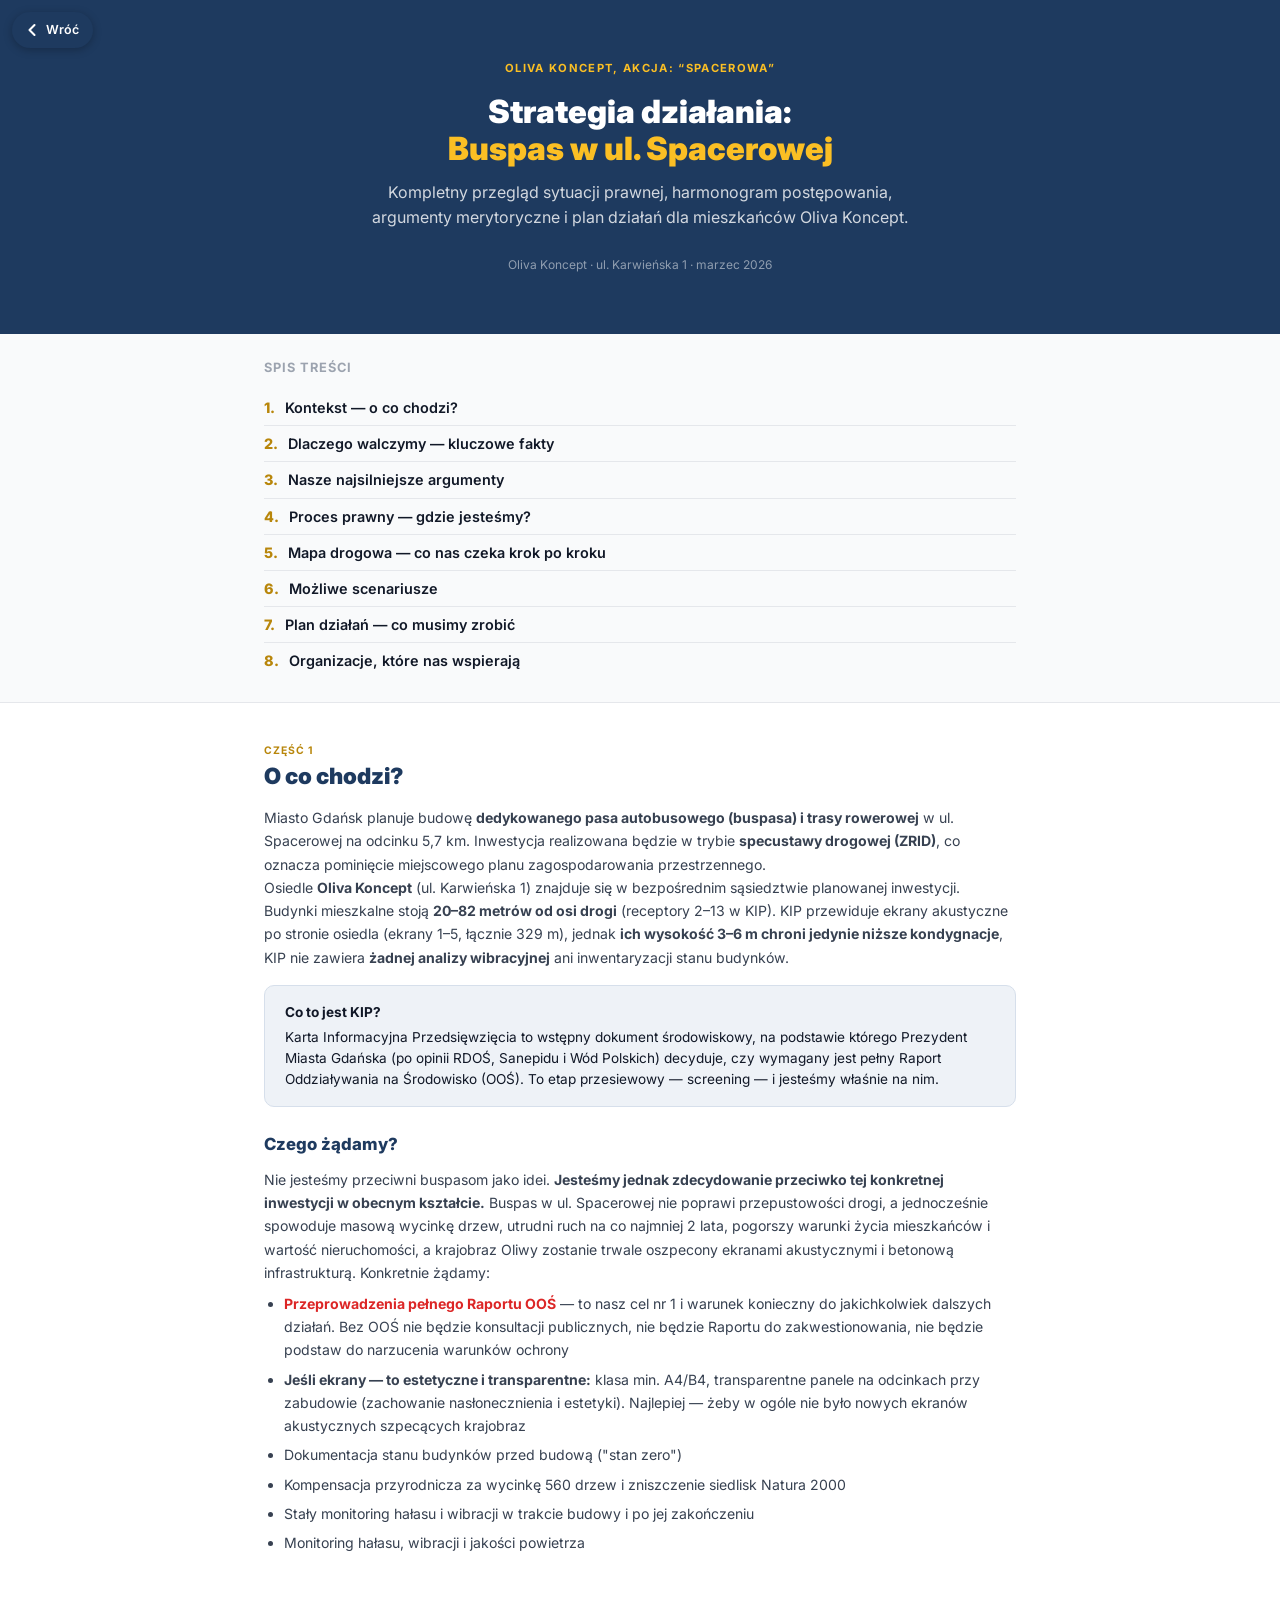
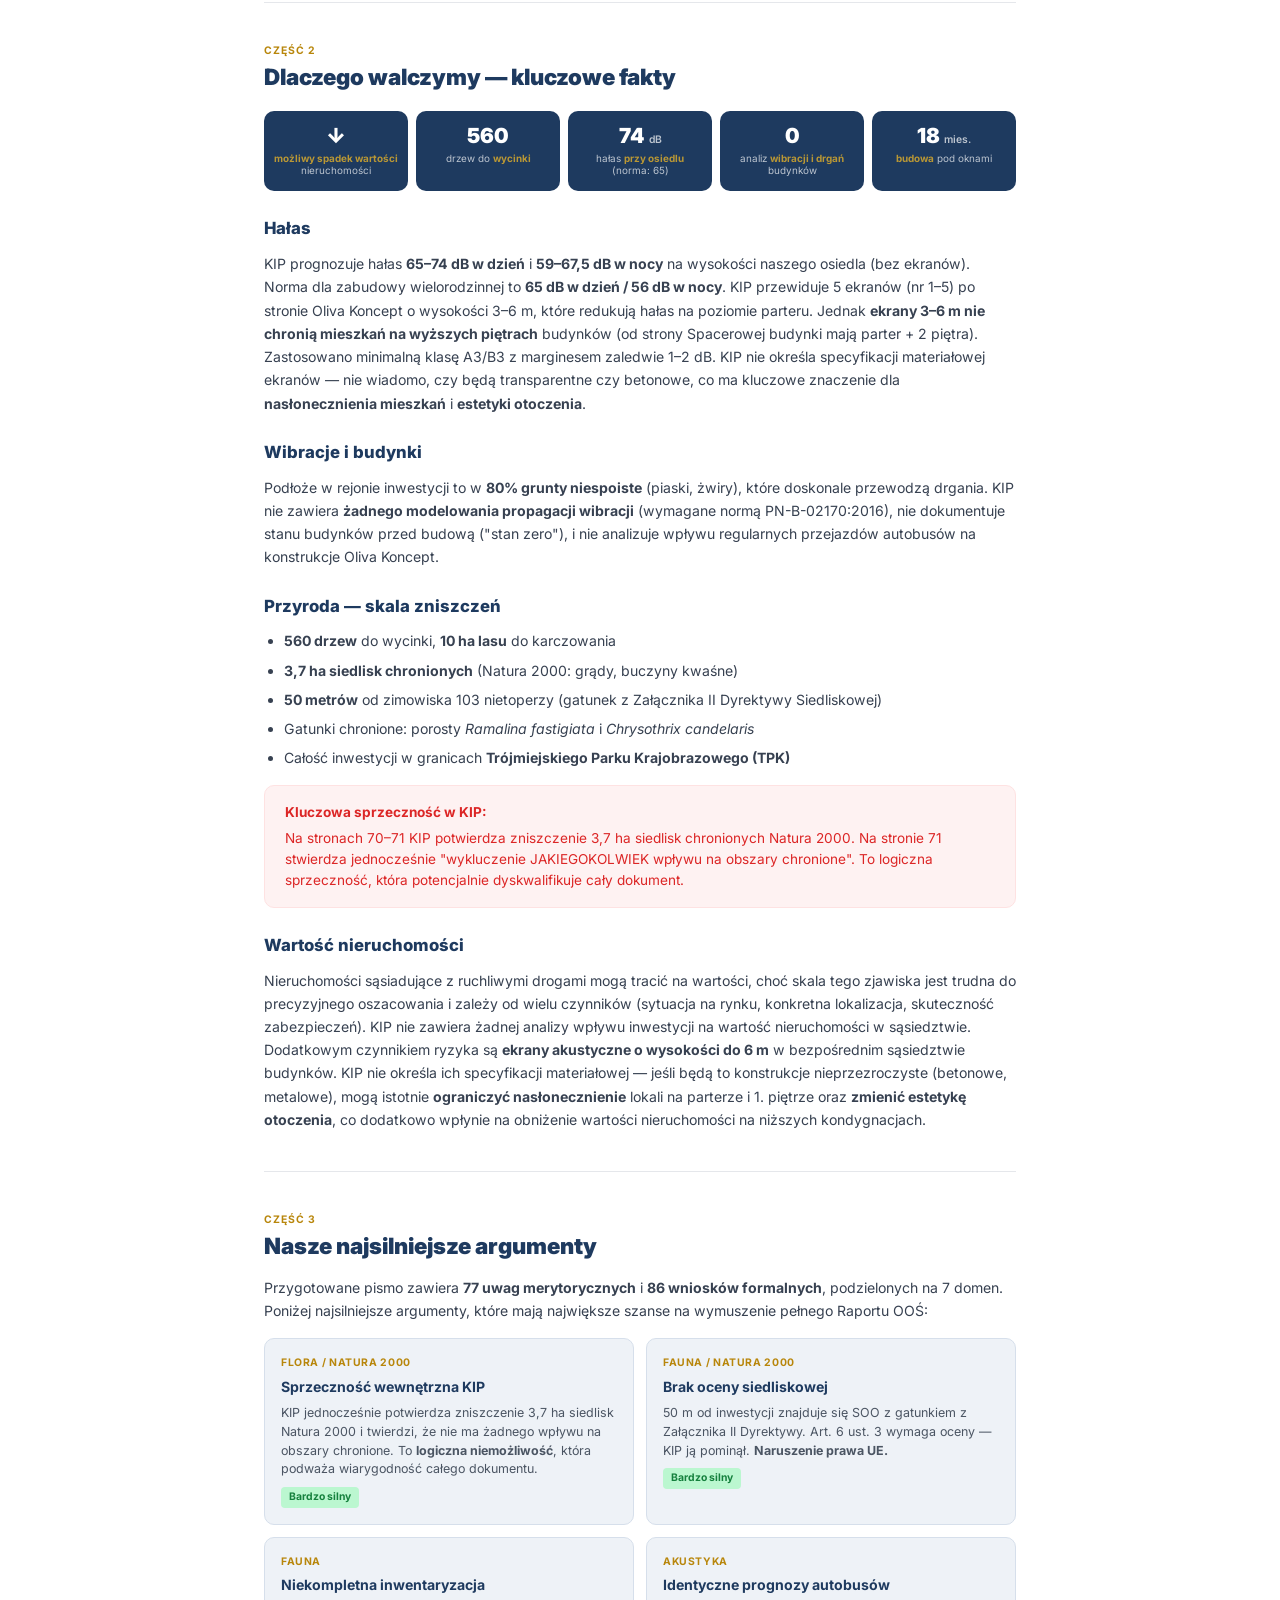
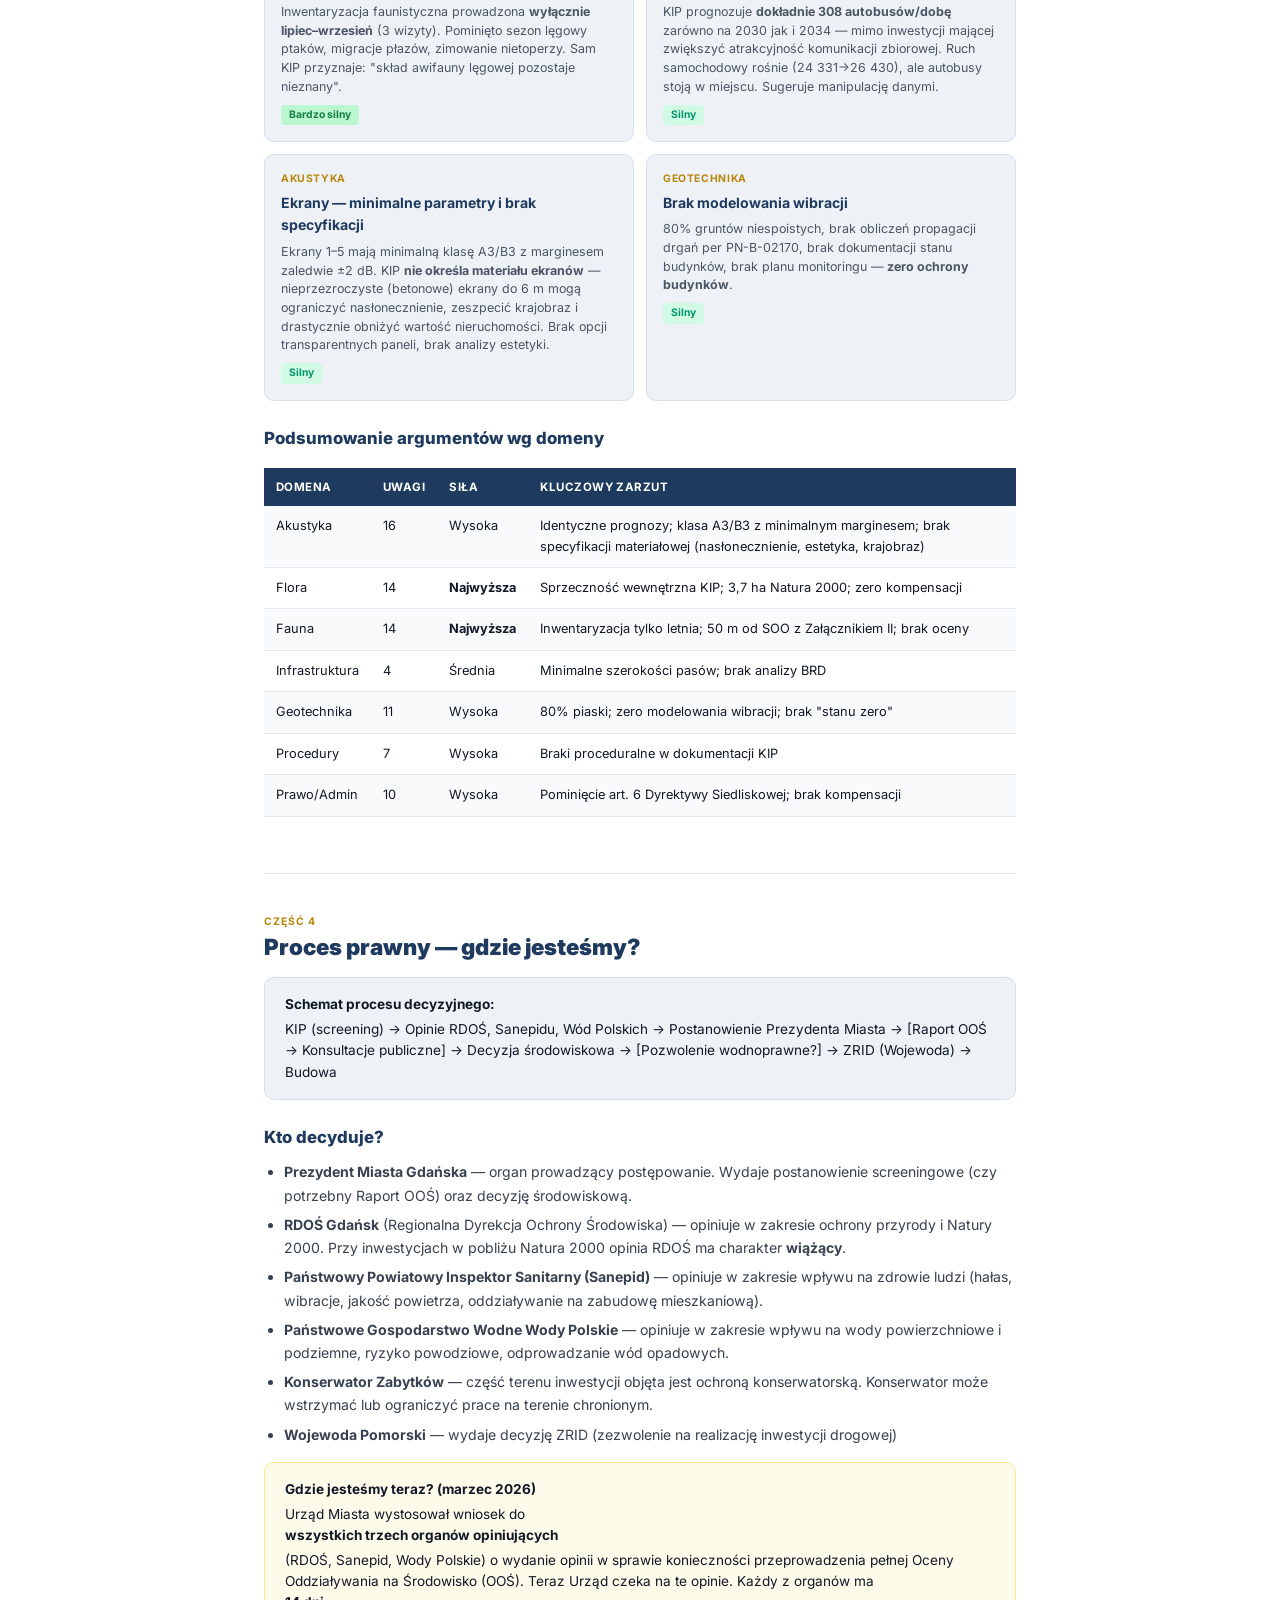
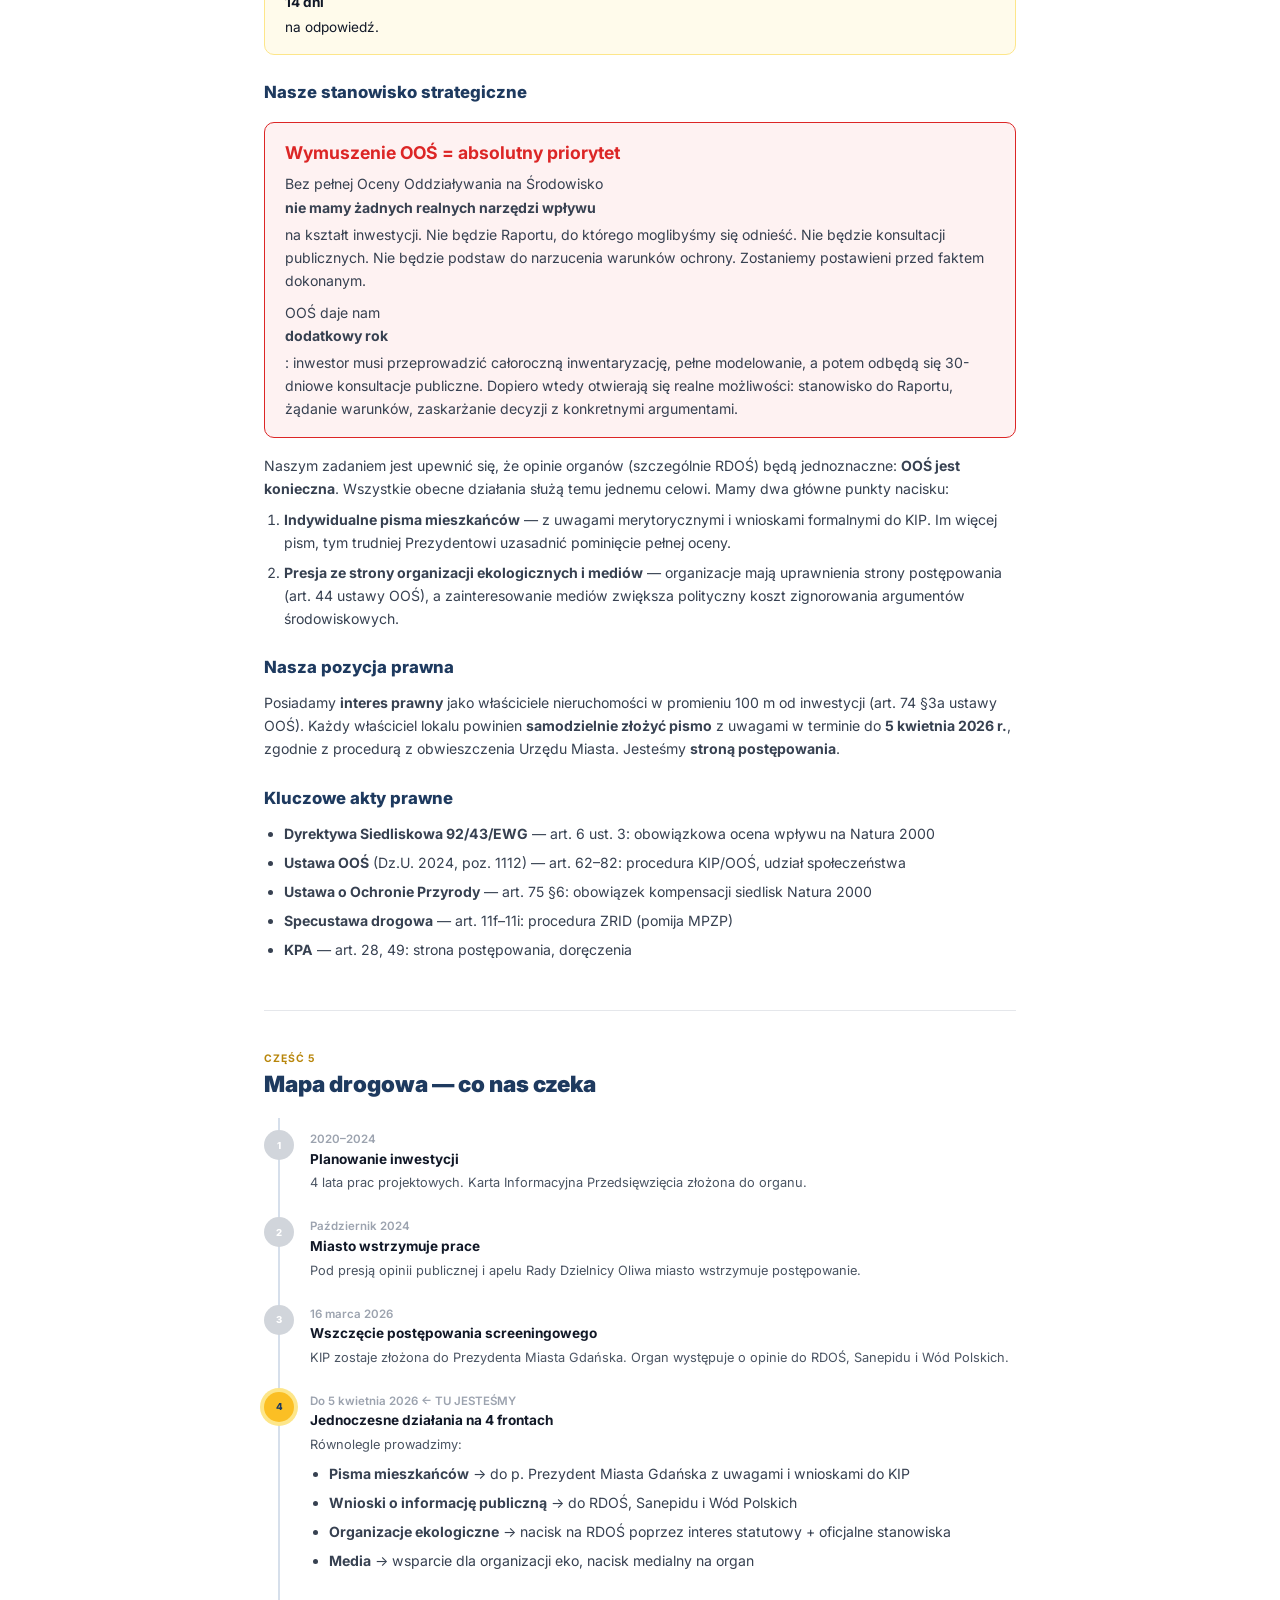
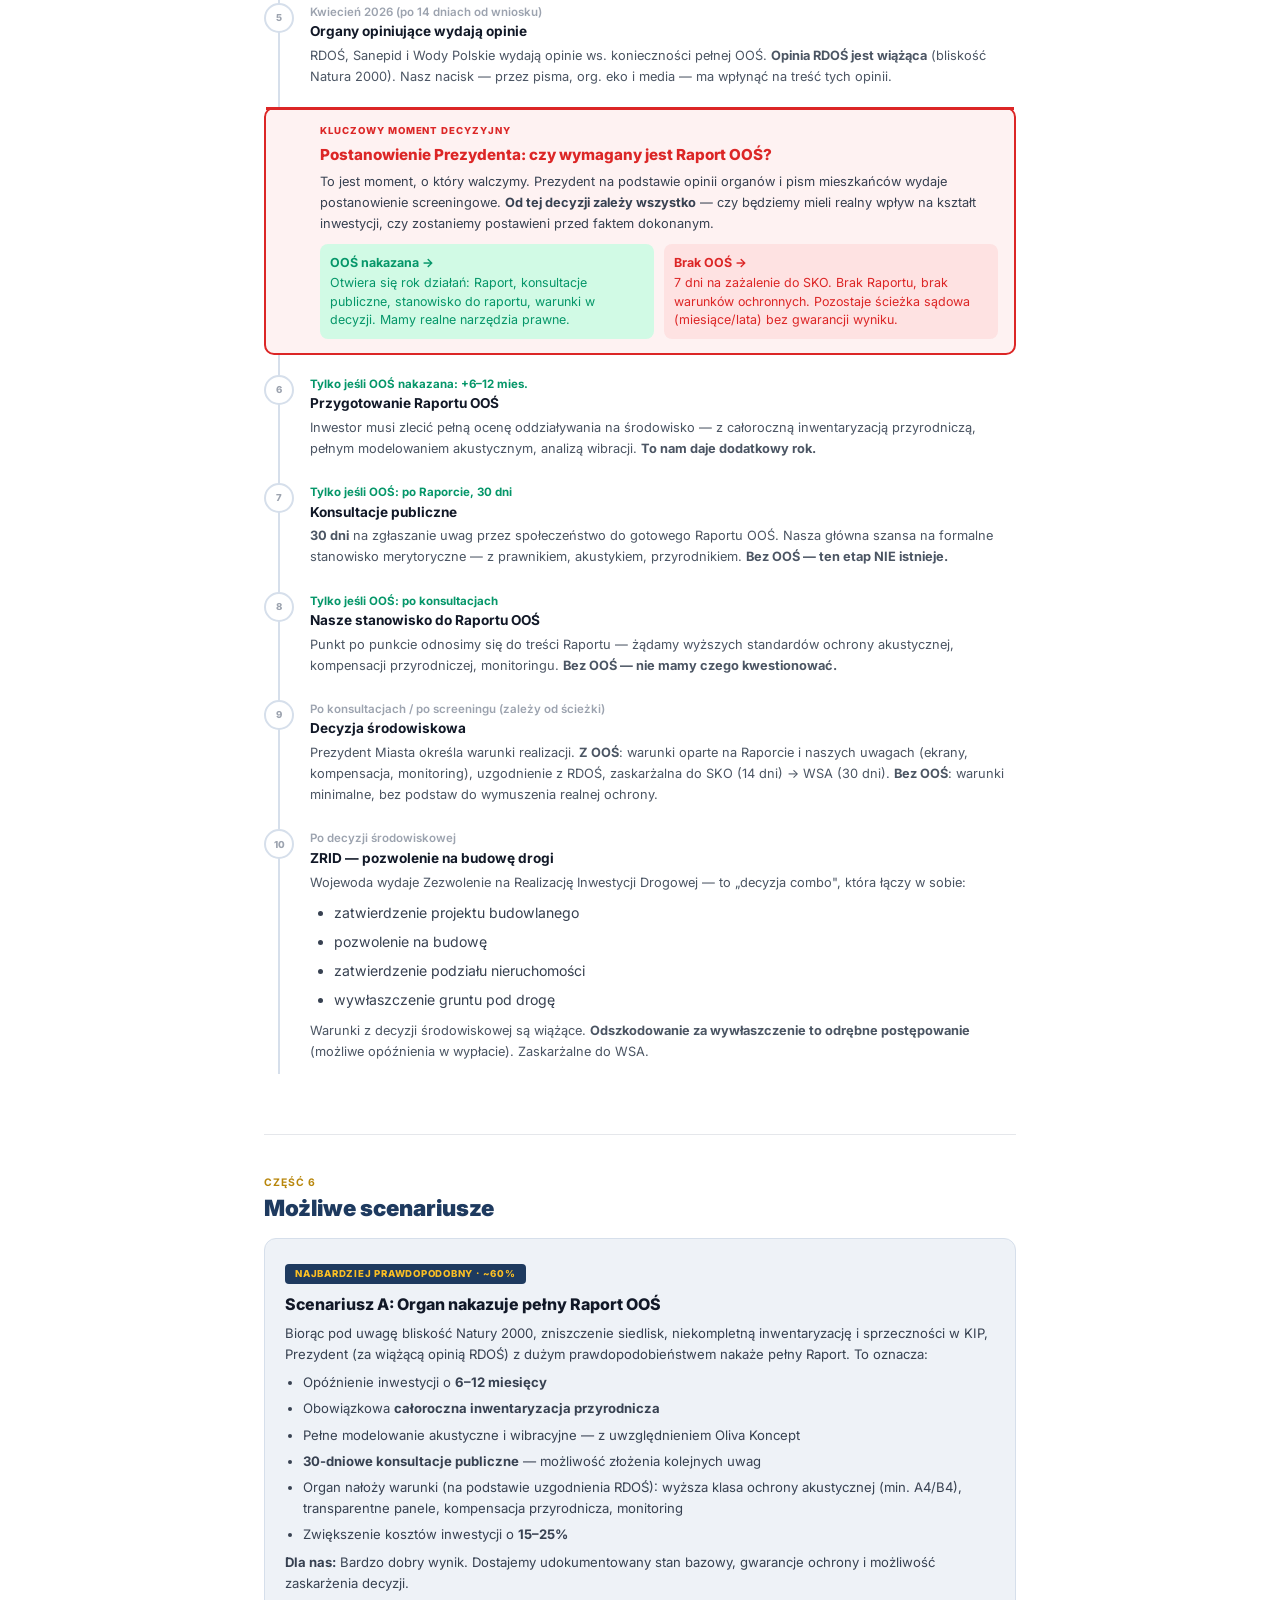
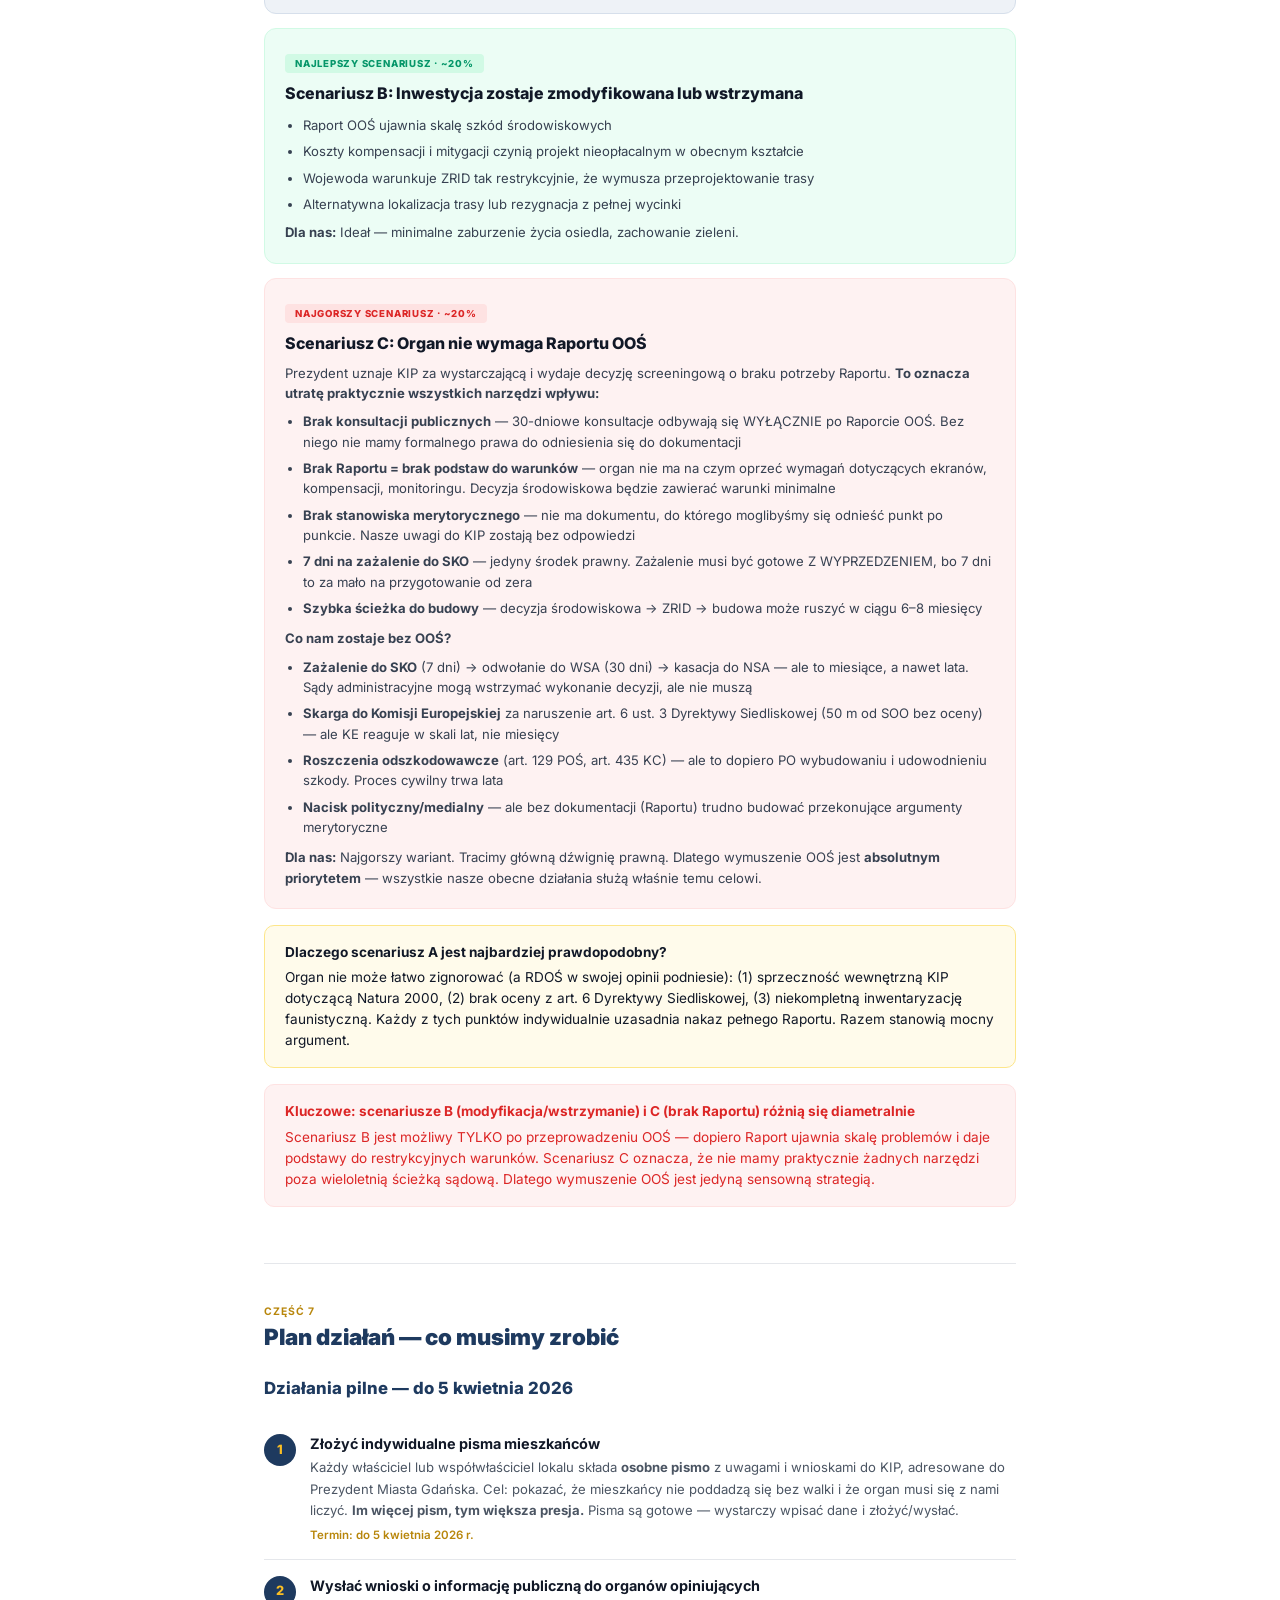
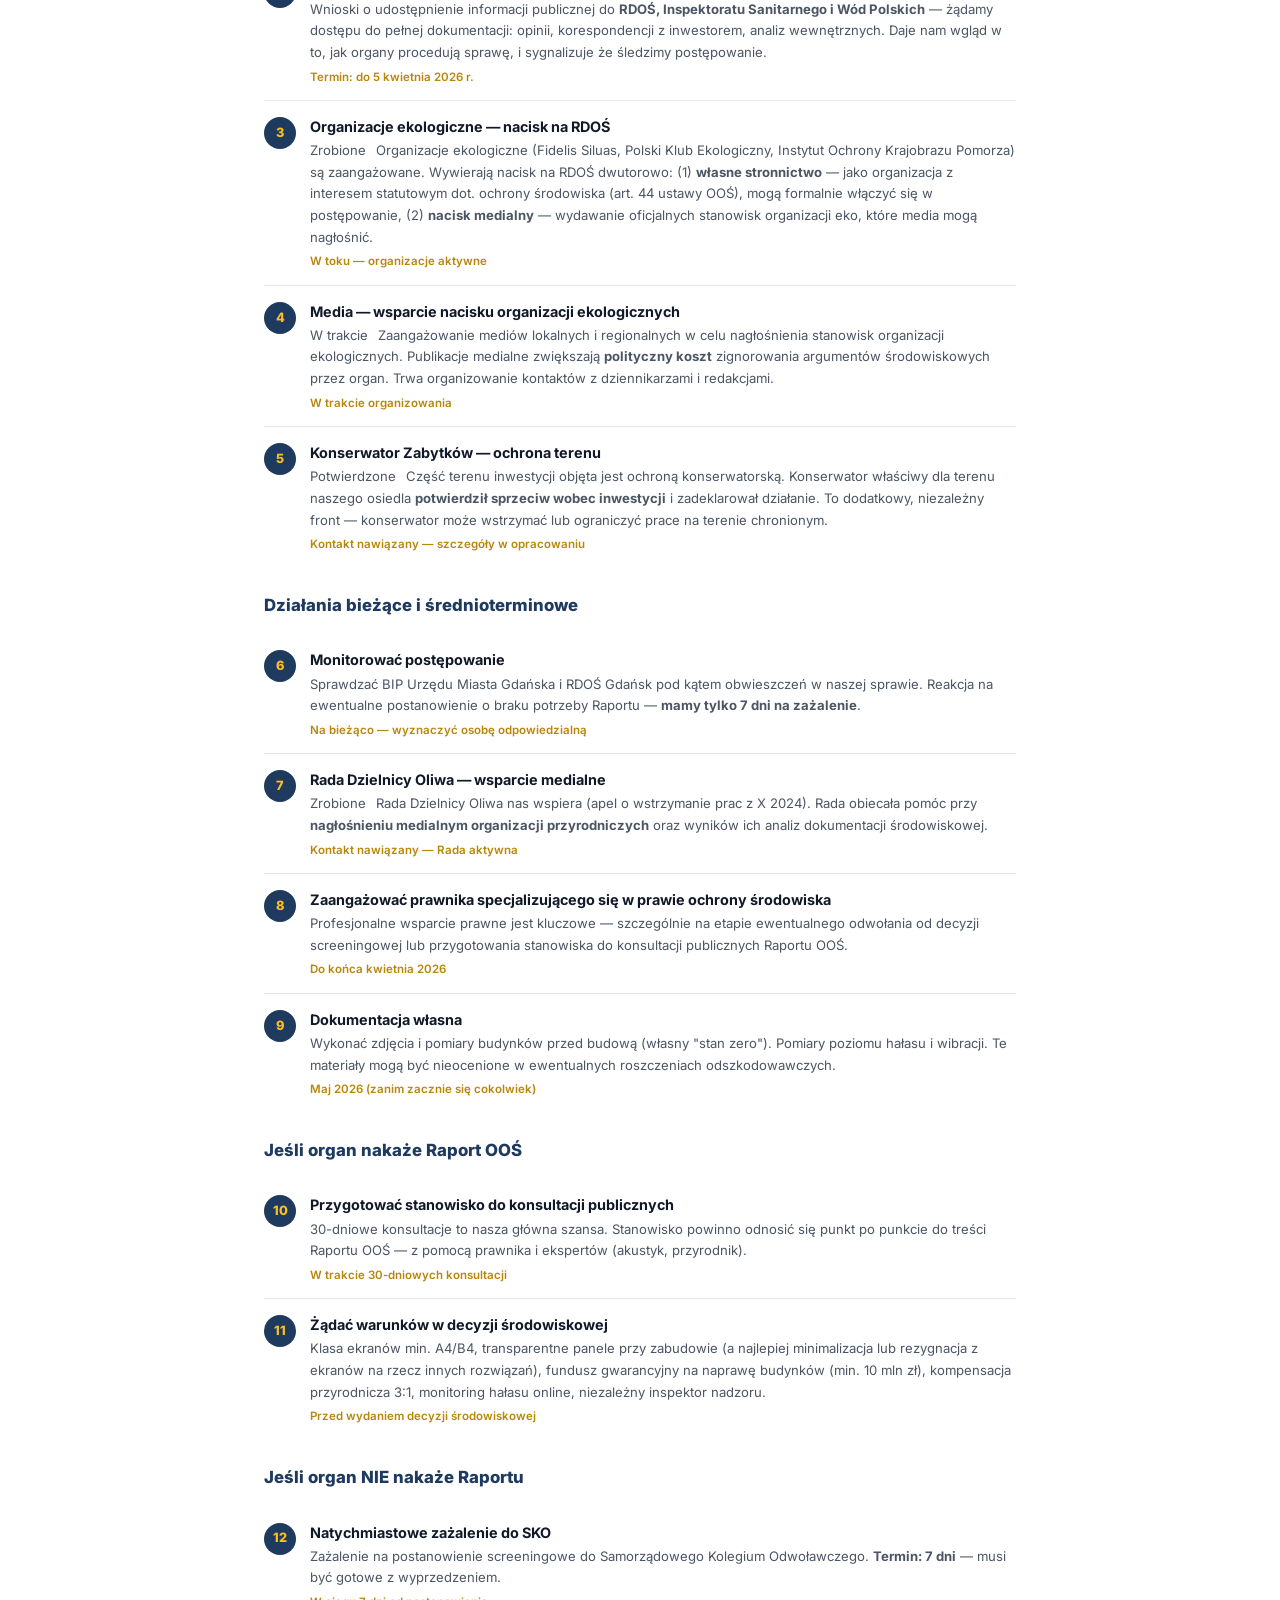
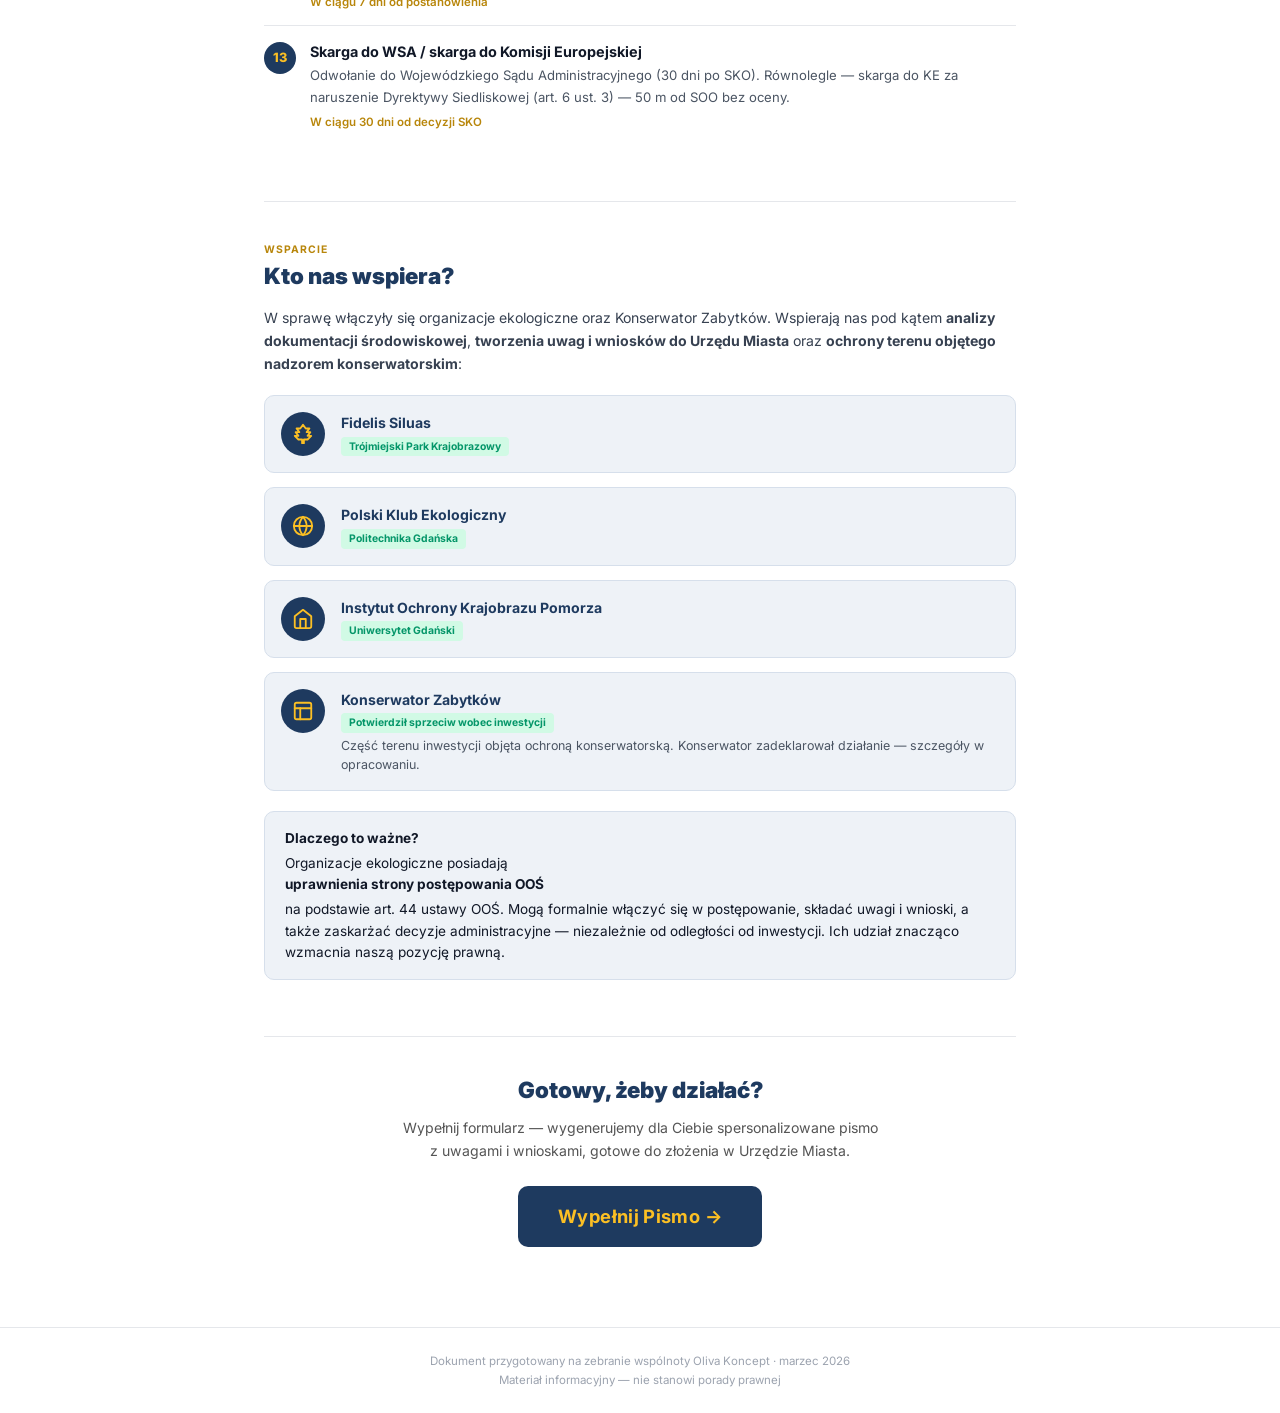
<file: strategia.html>
<!DOCTYPE html>
<html lang="pl" style="scroll-behavior:smooth">
<head>
<meta charset="UTF-8">
<meta name="viewport" content="width=device-width, initial-scale=1.0">
<title>Strategia działania — Oliva Koncept vs. Buspas Spacerowa</title>
<link href="https://fonts.googleapis.com/css2?family=Inter:wght@300;400;500;600;700;800;900&display=swap" rel="stylesheet">
<style>
:root {
  --navy: #1E3A5F;
  --navy-dark: #152C4A;
  --navy-light: #2A4D72;
  --navy-50: #EEF2F7;
  --navy-100: #D6DFEB;
  --gold: #FBBF24;
  --gold-dark: #D4A017;
  --gold-600: #B8860B;
  --gold-50: #FFFBEB;
  --red: #DC2626;
  --red-50: #FEF2F2;
  --red-100: #FEE2E2;
  --green: #059669;
  --green-50: #ECFDF5;
  --green-100: #D1FAE5;
  --orange: #D97706;
  --orange-50: #FFFBEB;
  --gray-50: #F9FAFB;
  --gray-100: #F3F4F6;
  --gray-200: #E5E7EB;
  --gray-300: #D1D5DB;
  --gray-400: #9CA3AF;
  --gray-500: #6B7280;
  --gray-600: #4B5563;
  --gray-700: #374151;
  --gray-900: #111827;
}

* { margin: 0; padding: 0; box-sizing: border-box; }

body {
  font-family: 'Inter', -apple-system, BlinkMacSystemFont, sans-serif;
  color: var(--gray-900);
  -webkit-font-smoothing: antialiased;
  line-height: 1.6;
  background: #fff;
}

@media print {
  body { font-size: 10pt; }
  .page-break { page-break-before: always; }
  .no-print { display: none; }
}

.container {
  max-width: 800px;
  margin: 0 auto;
  padding: 0 24px;
}

/* ============ BACK BUTTON ============ */
.back-float {
  position: fixed;
  top: 12px;
  left: 12px;
  z-index: 200;
  display: flex;
  align-items: center;
  gap: 4px;
  background: var(--navy);
  color: white;
  text-decoration: none;
  font-family: 'Inter', sans-serif;
  font-size: 0.78rem;
  font-weight: 600;
  padding: 8px 14px 8px 10px;
  border-radius: 20px;
  box-shadow: 0 2px 8px rgba(0,0,0,0.25);
  transition: background 0.2s, transform 0.1s;
}
.back-float:hover { background: var(--navy-dark); }
.back-float:active { transform: scale(0.95); }
@media print { .back-float { display: none; } }

/* ============ COVER ============ */
.cover {
  background: var(--navy);
  color: white;
  padding: 60px 24px;
  text-align: center;
}
.cover .label {
  font-size: 0.7rem;
  font-weight: 700;
  letter-spacing: 0.12em;
  text-transform: uppercase;
  color: var(--gold);
  margin-bottom: 16px;
}
.cover h1 {
  font-size: 2rem;
  font-weight: 900;
  line-height: 1.15;
  margin-bottom: 12px;
}
.cover h1 .gold { color: var(--gold); }
.cover .subtitle {
  font-size: 1rem;
  opacity: 0.8;
  max-width: 560px;
  margin: 0 auto 24px;
}
.cover .meta {
  font-size: 0.75rem;
  opacity: 0.5;
}

/* ============ TOC ============ */
.toc {
  background: var(--gray-50);
  border-bottom: 1px solid var(--gray-200);
  padding: 24px;
}
.toc h2 {
  font-size: 0.8rem;
  font-weight: 700;
  text-transform: uppercase;
  letter-spacing: 0.08em;
  color: var(--gray-400);
  margin-bottom: 12px;
}
.toc ol {
  list-style: none;
  counter-reset: toc;
}
.toc ol li {
  counter-increment: toc;
  padding: 6px 0;
  border-bottom: 1px solid var(--gray-200);
  font-size: 0.9rem;
  font-weight: 600;
}
.toc ol li:last-child { border-bottom: none; }
.toc ol li a {
  color: inherit;
  text-decoration: none;
  transition: color 0.15s;
}
.toc ol li a:hover { color: var(--gold-600); }
.section[id] { scroll-margin-top: 20px; }
.toc ol li::before {
  content: counter(toc) ".";
  color: var(--gold-600);
  font-weight: 800;
  margin-right: 10px;
}

/* ============ SECTIONS ============ */
.section {
  padding: 40px 0;
  border-bottom: 1px solid var(--gray-200);
}
.section:last-child { border-bottom: none; }

.section-num {
  font-size: 0.65rem;
  font-weight: 700;
  text-transform: uppercase;
  letter-spacing: 0.1em;
  color: var(--gold-600);
  margin-bottom: 4px;
}
.section h2 {
  font-size: 1.4rem;
  font-weight: 900;
  color: var(--navy);
  margin-bottom: 16px;
  line-height: 1.2;
}
.section h3 {
  font-size: 1.05rem;
  font-weight: 800;
  color: var(--navy);
  margin: 24px 0 10px;
}
.section p, .section li {
  font-size: 0.88rem;
  color: var(--gray-700);
  line-height: 1.65;
}
.section ul, .section ol {
  padding-left: 20px;
  margin: 8px 0;
}
.section li { margin-bottom: 6px; }

/* ============ CALLOUT BOXES ============ */
.callout {
  border-radius: 10px;
  padding: 16px 20px;
  margin: 16px 0;
  font-size: 0.85rem;
  line-height: 1.55;
}
.callout strong { display: block; margin-bottom: 4px; }
.callout.navy { background: var(--navy-50); border: 1px solid var(--navy-100); }
.callout.gold { background: var(--gold-50); border: 1px solid #FDE68A; }
.callout.red { background: var(--red-50); border: 1px solid var(--red-100); color: var(--red); }
.callout.green { background: var(--green-50); border: 1px solid var(--green-100); color: var(--green); }

/* ============ FACTS STRIP ============ */
.facts {
  display: grid;
  grid-template-columns: repeat(5, 1fr);
  gap: 8px;
  margin: 20px 0;
}
@media (max-width: 640px) {
  .facts { grid-template-columns: repeat(3, 1fr); }
}
.fact {
  background: var(--navy);
  color: white;
  border-radius: 10px;
  padding: 14px 8px;
  text-align: center;
}
.fact .num { font-size: 1.3rem; font-weight: 900; line-height: 1.1; }
.fact .num .unit { font-size: 0.65rem; font-weight: 600; opacity: 0.7; }
.fact .desc { font-size: 0.62rem; opacity: 0.7; margin-top: 4px; line-height: 1.3; }
.fact .desc b { color: var(--gold); opacity: 1; }

/* ============ ARGUMENT CARDS ============ */
.arg-grid {
  display: grid;
  grid-template-columns: 1fr 1fr;
  gap: 12px;
  margin: 16px 0;
}
@media (max-width: 640px) { .arg-grid { grid-template-columns: 1fr; } }

.arg-card {
  border: 1.5px solid var(--navy-100);
  background: var(--navy-50);
  border-radius: 10px;
  padding: 16px;
}
.arg-card .domain {
  font-size: 0.65rem;
  font-weight: 700;
  text-transform: uppercase;
  letter-spacing: 0.06em;
  color: var(--gold-600);
  margin-bottom: 4px;
}
.arg-card h4 {
  font-size: 0.88rem;
  font-weight: 700;
  color: var(--navy);
  margin-bottom: 6px;
}
.arg-card p {
  font-size: 0.78rem;
  color: var(--gray-600);
  line-height: 1.5;
}
.arg-card .strength {
  display: inline-block;
  margin-top: 8px;
  font-size: 0.65rem;
  font-weight: 700;
  padding: 2px 8px;
  border-radius: 4px;
}
.arg-card .strength.high { background: var(--green-100); color: var(--green); }
.arg-card .strength.very-high { background: #BBF7D0; color: #15803D; }
.arg-card .strength.medium { background: #FEF3C7; color: var(--orange); }

/* ============ TIMELINE ============ */
.timeline {
  margin: 20px 0;
  position: relative;
}
.timeline::before {
  content: '';
  position: absolute;
  left: 14px;
  top: 0;
  bottom: 0;
  width: 2px;
  background: var(--navy-100);
}
.tl-item {
  display: flex;
  gap: 16px;
  padding: 12px 0;
  position: relative;
}
.tl-dot {
  width: 30px;
  height: 30px;
  border-radius: 50%;
  background: var(--navy);
  color: var(--gold);
  font-size: 0.6rem;
  font-weight: 800;
  display: flex;
  align-items: center;
  justify-content: center;
  flex-shrink: 0;
  z-index: 1;
}
.tl-dot.past { background: var(--gray-300); color: white; }
.tl-dot.current { background: var(--gold); color: var(--navy); box-shadow: 0 0 0 4px #FDE68A; }
.tl-dot.future { background: white; border: 2px solid var(--navy-100); color: var(--gray-400); }
.tl-content h4 { font-size: 0.85rem; font-weight: 700; }
.tl-content .date { font-size: 0.72rem; color: var(--gray-400); font-weight: 600; }
.tl-content p { font-size: 0.8rem; color: var(--gray-600); margin-top: 2px; }

/* Critical decision gate in timeline */
.tl-gate {
  position: relative;
  margin: 8px 0 8px 0;
  padding: 14px 16px 14px 54px;
  background: var(--red-50);
  border: 2px solid var(--red);
  border-radius: 10px;
}
.tl-gate::before {
  content: '';
  position: absolute;
  left: 0; right: 0;
  top: -2px;
  height: 3px;
  background: var(--red);
}
.tl-gate .tl-gate-label {
  font-size: 0.6rem;
  font-weight: 800;
  text-transform: uppercase;
  letter-spacing: 0.1em;
  color: var(--red);
  margin-bottom: 4px;
}
.tl-gate h4 { font-size: 0.95rem; font-weight: 800; color: var(--red); margin-bottom: 4px; }
.tl-gate p { font-size: 0.8rem; color: var(--gray-700); }
.tl-gate .tl-gate-paths {
  display: grid;
  grid-template-columns: 1fr 1fr;
  gap: 10px;
  margin-top: 10px;
}
@media (max-width: 500px) { .tl-gate .tl-gate-paths { grid-template-columns: 1fr; } }
.tl-gate .path {
  padding: 10px;
  border-radius: 8px;
  font-size: 0.78rem;
  line-height: 1.45;
}
.tl-gate .path.good { background: var(--green-100); color: var(--green); }
.tl-gate .path.bad { background: var(--red-100); color: var(--red); }
.tl-gate .path strong { display: block; margin-bottom: 2px; }

/* ============ SCENARIO CARDS ============ */
.scenario {
  border-radius: 12px;
  padding: 20px;
  margin: 14px 0;
}
.scenario.best { background: var(--green-50); border: 1.5px solid var(--green-100); }
.scenario.likely { background: var(--navy-50); border: 1.5px solid var(--navy-100); }
.scenario.worst { background: var(--red-50); border: 1.5px solid var(--red-100); }
.scenario .tag {
  font-size: 0.6rem;
  font-weight: 800;
  text-transform: uppercase;
  letter-spacing: 0.08em;
  padding: 2px 10px;
  border-radius: 4px;
  display: inline-block;
  margin-bottom: 8px;
}
.scenario.best .tag { background: var(--green-100); color: var(--green); }
.scenario.likely .tag { background: var(--navy); color: var(--gold); }
.scenario.worst .tag { background: var(--red-100); color: var(--red); }
.scenario h4 {
  font-size: 1rem;
  font-weight: 800;
  margin-bottom: 6px;
}
.scenario p, .scenario li {
  font-size: 0.82rem;
  color: var(--gray-700);
  line-height: 1.55;
}
.scenario ul { padding-left: 18px; margin-top: 8px; }

/* ============ ACTION ITEMS ============ */
.action-list { margin: 16px 0; }
.action-item {
  display: flex;
  gap: 14px;
  padding: 14px 0;
  border-bottom: 1px solid var(--gray-200);
}
.action-item:last-child { border-bottom: none; }
.action-num {
  width: 32px; height: 32px;
  border-radius: 50%;
  background: var(--navy);
  color: var(--gold);
  font-size: 0.8rem;
  font-weight: 800;
  display: flex;
  align-items: center;
  justify-content: center;
  flex-shrink: 0;
  margin-top: 2px;
}
.action-item h4 { font-size: 0.9rem; font-weight: 700; margin-bottom: 2px; }
.action-item p { font-size: 0.82rem; color: var(--gray-600); }
.action-item .when {
  font-size: 0.72rem;
  font-weight: 600;
  color: var(--gold-600);
  margin-top: 4px;
}

/* ============ TABLE ============ */
.summary-table {
  width: 100%;
  border-collapse: collapse;
  margin: 16px 0;
  font-size: 0.8rem;
}
.summary-table th {
  background: var(--navy);
  color: white;
  padding: 10px 12px;
  text-align: left;
  font-weight: 700;
  font-size: 0.72rem;
  text-transform: uppercase;
  letter-spacing: 0.04em;
}
.summary-table td {
  padding: 10px 12px;
  border-bottom: 1px solid var(--gray-200);
  vertical-align: top;
}
.summary-table tr:nth-child(even) { background: var(--gray-50); }

/* ============ FOOTER ============ */
.doc-footer {
  text-align: center;
  padding: 24px;
  border-top: 1px solid var(--gray-200);
  margin-top: 40px;
}
.doc-footer p {
  font-size: 0.72rem;
  color: var(--gray-400);
}
</style>
</head>
<body>

<!-- STICKY BACK BUTTON -->
<a href="index.html" class="back-float" aria-label="Wróć do formularza">
  <svg viewBox="0 0 24 24" width="20" height="20" stroke="currentColor" stroke-width="2.5" fill="none" stroke-linecap="round" stroke-linejoin="round"><polyline points="15 18 9 12 15 6"/></svg>
  <span>Wróć</span>
</a>

<!-- ====================== COVER ====================== -->
<div class="cover">
  <div class="label">Oliva Koncept, akcja: &ldquo;SPACEROWA&rdquo;</div>
  <h1>Strategia działania:<br><span class="gold">Buspas w ul. Spacerowej</span></h1>
  <p class="subtitle">Kompletny przegląd sytuacji prawnej, harmonogram postępowania, argumenty merytoryczne i plan działań dla mieszkańców Oliva Koncept.</p>
  <p class="meta">Oliva Koncept &middot; ul. Karwieńska 1 &middot; marzec 2026</p>
</div>

<!-- ====================== TOC ====================== -->
<div class="toc">
  <div class="container">
    <h2>Spis treści</h2>
    <ol>
      <li><a href="#kontekst">Kontekst — o co chodzi?</a></li>
      <li><a href="#fakty">Dlaczego walczymy — kluczowe fakty</a></li>
      <li><a href="#argumenty">Nasze najsilniejsze argumenty</a></li>
      <li><a href="#proces">Proces prawny — gdzie jesteśmy?</a></li>
      <li><a href="#mapa">Mapa drogowa — co nas czeka krok po kroku</a></li>
      <li><a href="#scenariusze">Możliwe scenariusze</a></li>
      <li><a href="#plan">Plan działań — co musimy zrobić</a></li>
      <li><a href="#organizacje">Organizacje, które nas wspierają</a></li>
    </ol>
  </div>
</div>

<div class="container">

<!-- ====================== 1. KONTEKST ====================== -->
<div class="section" id="kontekst">
  <div class="section-num">Część 1</div>
  <h2>O co chodzi?</h2>

  <p>Miasto Gdańsk planuje budowę <strong>dedykowanego pasa autobusowego (buspasa) i trasy rowerowej</strong> w ul. Spacerowej na odcinku 5,7 km. Inwestycja realizowana będzie w trybie <strong>specustawy drogowej (ZRID)</strong>, co oznacza pominięcie miejscowego planu zagospodarowania przestrzennego.</p>

  <p>Osiedle <strong>Oliva Koncept</strong> (ul. Karwieńska 1) znajduje się w bezpośrednim sąsiedztwie planowanej inwestycji. Budynki mieszkalne stoją <strong>20–82 metrów od osi drogi</strong> (receptory 2–13 w KIP). KIP przewiduje ekrany akustyczne po stronie osiedla (ekrany 1–5, łącznie 329 m), jednak <strong>ich wysokość 3–6 m chroni jedynie niższe kondygnacje</strong>, KIP nie zawiera <strong>żadnej analizy wibracyjnej</strong> ani inwentaryzacji stanu budynków.</p>

  <div class="callout navy">
    <strong>Co to jest KIP?</strong>
    Karta Informacyjna Przedsięwzięcia to wstępny dokument środowiskowy, na podstawie którego Prezydent Miasta Gdańska (po opinii RDOŚ, Sanepidu i Wód Polskich) decyduje, czy wymagany jest pełny Raport Oddziaływania na Środowisko (OOŚ). To etap przesiewowy — screening — i jesteśmy właśnie na nim.
  </div>

  <h3>Czego żądamy?</h3>
  <p>Nie jesteśmy przeciwni buspasom jako idei. <strong>Jesteśmy jednak zdecydowanie przeciwko tej konkretnej inwestycji w obecnym kształcie.</strong> Buspas w ul. Spacerowej nie poprawi przepustowości drogi, a jednocześnie spowoduje masową wycinkę drzew, utrudni ruch na co najmniej 2 lata, pogorszy warunki życia mieszkańców i wartość nieruchomości, a krajobraz Oliwy zostanie trwale oszpecony ekranami akustycznymi i betonową infrastrukturą. Konkretnie żądamy:</p>
  <ul>
    <li><strong style="color:var(--red);">Przeprowadzenia pełnego Raportu OOŚ</strong> — to nasz cel nr 1 i warunek konieczny do jakichkolwiek dalszych działań. Bez OOŚ nie będzie konsultacji publicznych, nie będzie Raportu do zakwestionowania, nie będzie podstaw do narzucenia warunków ochrony</li>
    <li><strong>Jeśli ekrany — to estetyczne i transparentne:</strong> klasa min. A4/B4, transparentne panele na odcinkach przy zabudowie (zachowanie nasłonecznienia i estetyki). Najlepiej — żeby w ogóle nie było nowych ekranów akustycznych szpecących krajobraz</li>
    <li>Dokumentacja stanu budynków przed budową ("stan zero")</li>
    <li>Kompensacja przyrodnicza za wycinkę 560 drzew i zniszczenie siedlisk Natura 2000</li>
    <li>Stały monitoring hałasu i wibracji w trakcie budowy i po jej zakończeniu</li>
    <li>Monitoring hałasu, wibracji i jakości powietrza</li>
  </ul>
</div>

<!-- ====================== 2. KLUCZOWE FAKTY ====================== -->
<div class="section page-break" id="fakty">
  <div class="section-num">Część 2</div>
  <h2>Dlaczego walczymy — kluczowe fakty</h2>

  <div class="facts">
    <div class="fact">
      <div class="num">&darr;</div>
      <div class="desc"><b>możliwy spadek wartości</b> nieruchomości</div>
    </div>
    <div class="fact">
      <div class="num">560</div>
      <div class="desc">drzew do <b>wycinki</b></div>
    </div>
    <div class="fact">
      <div class="num">74 <span class="unit">dB</span></div>
      <div class="desc">hałas <b>przy osiedlu</b> (norma: 65)</div>
    </div>
    <div class="fact">
      <div class="num">0</div>
      <div class="desc">analiz <b>wibracji i drgań</b> budynków</div>
    </div>
    <div class="fact">
      <div class="num">18 <span class="unit">mies.</span></div>
      <div class="desc"><b>budowa</b> pod oknami</div>
    </div>
  </div>

  <h3>Hałas</h3>
  <p>KIP prognozuje hałas <strong>65–74 dB w dzień</strong> i <strong>59–67,5 dB w nocy</strong> na wysokości naszego osiedla (bez ekranów). Norma dla zabudowy wielorodzinnej to <strong>65 dB w dzień / 56 dB w nocy</strong>. KIP przewiduje 5 ekranów (nr 1–5) po stronie Oliva Koncept o wysokości 3–6 m, które redukują hałas na poziomie parteru. Jednak <strong>ekrany 3–6 m nie chronią mieszkań na wyższych piętrach</strong> budynków (od strony Spacerowej budynki mają parter + 2 piętra). Zastosowano minimalną klasę A3/B3 z marginesem zaledwie 1–2 dB. KIP nie określa specyfikacji materiałowej ekranów — nie wiadomo, czy będą transparentne czy betonowe, co ma kluczowe znaczenie dla <strong>nasłonecznienia mieszkań</strong> i <strong>estetyki otoczenia</strong>.</p>

  <h3>Wibracje i budynki</h3>
  <p>Podłoże w rejonie inwestycji to w <strong>80% grunty niespoiste</strong> (piaski, żwiry), które doskonale przewodzą drgania. KIP nie zawiera <strong>żadnego modelowania propagacji wibracji</strong> (wymagane normą PN-B-02170:2016), nie dokumentuje stanu budynków przed budową ("stan zero"), i nie analizuje wpływu regularnych przejazdów autobusów na konstrukcje Oliva Koncept.</p>

  <h3>Przyroda — skala zniszczeń</h3>
  <ul>
    <li><strong>560 drzew</strong> do wycinki, <strong>10 ha lasu</strong> do karczowania</li>
    <li><strong>3,7 ha siedlisk chronionych</strong> (Natura 2000: grądy, buczyny kwaśne)</li>
    <li><strong>50 metrów</strong> od zimowiska 103 nietoperzy (gatunek z Załącznika II Dyrektywy Siedliskowej)</li>
    <li>Gatunki chronione: porosty <em>Ramalina fastigiata</em> i <em>Chrysothrix candelaris</em></li>
    <li>Całość inwestycji w granicach <strong>Trójmiejskiego Parku Krajobrazowego (TPK)</strong></li>
  </ul>

  <div class="callout red">
    <strong>Kluczowa sprzeczność w KIP:</strong>
    Na stronach 70–71 KIP potwierdza zniszczenie 3,7 ha siedlisk chronionych Natura 2000. Na stronie 71 stwierdza jednocześnie "wykluczenie JAKIEGOKOLWIEK wpływu na obszary chronione". To logiczna sprzeczność, która potencjalnie dyskwalifikuje cały dokument.
  </div>

  <h3>Wartość nieruchomości</h3>
  <p>Nieruchomości sąsiadujące z ruchliwymi drogami mogą tracić na wartości, choć skala tego zjawiska jest trudna do precyzyjnego oszacowania i zależy od wielu czynników (sytuacja na rynku, konkretna lokalizacja, skuteczność zabezpieczeń). KIP nie zawiera żadnej analizy wpływu inwestycji na wartość nieruchomości w sąsiedztwie.</p>
  <p>Dodatkowym czynnikiem ryzyka są <strong>ekrany akustyczne o wysokości do 6 m</strong> w bezpośrednim sąsiedztwie budynków. KIP nie określa ich specyfikacji materiałowej — jeśli będą to konstrukcje nieprzezroczyste (betonowe, metalowe), mogą istotnie <strong>ograniczyć nasłonecznienie</strong> lokali na parterze i 1. piętrze oraz <strong>zmienić estetykę otoczenia</strong>, co dodatkowo wpłynie na obniżenie wartości nieruchomości na niższych kondygnacjach.</p>
</div>

<!-- ====================== 3. ARGUMENTY ====================== -->
<div class="section page-break" id="argumenty">
  <div class="section-num">Część 3</div>
  <h2>Nasze najsilniejsze argumenty</h2>

  <p>Przygotowane pismo zawiera <strong>77 uwag merytorycznych</strong> i <strong>86 wniosków formalnych</strong>, podzielonych na 7 domen. Poniżej najsilniejsze argumenty, które mają największe szanse na wymuszenie pełnego Raportu OOŚ:</p>

  <div class="arg-grid">
    <div class="arg-card">
      <div class="domain">Flora / Natura 2000</div>
      <h4>Sprzeczność wewnętrzna KIP</h4>
      <p>KIP jednocześnie potwierdza zniszczenie 3,7 ha siedlisk Natura 2000 i twierdzi, że nie ma żadnego wpływu na obszary chronione. To <strong>logiczna niemożliwość</strong>, która podważa wiarygodność całego dokumentu.</p>
      <span class="strength very-high">Bardzo silny</span>
    </div>
    <div class="arg-card">
      <div class="domain">Fauna / Natura 2000</div>
      <h4>Brak oceny siedliskowej</h4>
      <p>50 m od inwestycji znajduje się SOO z gatunkiem z Załącznika II Dyrektywy. Art. 6 ust. 3 wymaga oceny — KIP ją pominął. <strong>Naruszenie prawa UE.</strong></p>
      <span class="strength very-high">Bardzo silny</span>
    </div>
    <div class="arg-card">
      <div class="domain">Fauna</div>
      <h4>Niekompletna inwentaryzacja</h4>
      <p>Inwentaryzacja faunistyczna prowadzona <strong>wyłącznie lipiec–wrzesień</strong> (3 wizyty). Pominięto sezon lęgowy ptaków, migracje płazów, zimowanie nietoperzy. Sam KIP przyznaje: "skład awifauny lęgowej pozostaje nieznany".</p>
      <span class="strength very-high">Bardzo silny</span>
    </div>
    <div class="arg-card">
      <div class="domain">Akustyka</div>
      <h4>Identyczne prognozy autobusów</h4>
      <p>KIP prognozuje <strong>dokładnie 308 autobusów/dobę</strong> zarówno na 2030 jak i 2034 — mimo inwestycji mającej zwiększyć atrakcyjność komunikacji zbiorowej. Ruch samochodowy rośnie (24 331→26 430), ale autobusy stoją w miejscu. Sugeruje manipulację danymi.</p>
      <span class="strength high">Silny</span>
    </div>
    <div class="arg-card">
      <div class="domain">Akustyka</div>
      <h4>Ekrany — minimalne parametry i brak specyfikacji</h4>
      <p>Ekrany 1–5 mają minimalną klasę A3/B3 z marginesem zaledwie ±2 dB. KIP <strong>nie określa materiału ekranów</strong> — nieprzezroczyste (betonowe) ekrany do 6 m mogą ograniczyć nasłonecznienie, zeszpecić krajobraz i drastycznie obniżyć wartość nieruchomości. Brak opcji transparentnych paneli, brak analizy estetyki.</p>
      <span class="strength high">Silny</span>
    </div>
    <div class="arg-card">
      <div class="domain">Geotechnika</div>
      <h4>Brak modelowania wibracji</h4>
      <p>80% gruntów niespoistych, brak obliczeń propagacji drgań per PN-B-02170, brak dokumentacji stanu budynków, brak planu monitoringu — <strong>zero ochrony budynków</strong>.</p>
      <span class="strength high">Silny</span>
    </div>
  </div>

  <h3>Podsumowanie argumentów wg domeny</h3>
  <table class="summary-table">
    <tr>
      <th>Domena</th>
      <th>Uwagi</th>
      <th>Siła</th>
      <th>Kluczowy zarzut</th>
    </tr>
    <tr>
      <td>Akustyka</td>
      <td>16</td>
      <td>Wysoka</td>
      <td>Identyczne prognozy; klasa A3/B3 z minimalnym marginesem; brak specyfikacji materiałowej (nasłonecznienie, estetyka, krajobraz)</td>
    </tr>
    <tr>
      <td>Flora</td>
      <td>14</td>
      <td><strong>Najwyższa</strong></td>
      <td>Sprzeczność wewnętrzna KIP; 3,7 ha Natura 2000; zero kompensacji</td>
    </tr>
    <tr>
      <td>Fauna</td>
      <td>14</td>
      <td><strong>Najwyższa</strong></td>
      <td>Inwentaryzacja tylko letnia; 50 m od SOO z Załącznikiem II; brak oceny</td>
    </tr>
    <tr>
      <td>Infrastruktura</td>
      <td>4</td>
      <td>Średnia</td>
      <td>Minimalne szerokości pasów; brak analizy BRD</td>
    </tr>
    <tr>
      <td>Geotechnika</td>
      <td>11</td>
      <td>Wysoka</td>
      <td>80% piaski; zero modelowania wibracji; brak "stanu zero"</td>
    </tr>
    <tr>
      <td>Procedury</td>
      <td>7</td>
      <td>Wysoka</td>
      <td>Braki proceduralne w dokumentacji KIP</td>
    </tr>
    <tr>
      <td>Prawo/Admin</td>
      <td>10</td>
      <td>Wysoka</td>
      <td>Pominięcie art. 6 Dyrektywy Siedliskowej; brak kompensacji</td>
    </tr>
  </table>
</div>

<!-- ====================== 4. GDZIE JESTEŚMY ====================== -->
<div class="section page-break" id="proces">
  <div class="section-num">Część 4</div>
  <h2>Proces prawny — gdzie jesteśmy?</h2>

  <div class="callout navy">
    <strong>Schemat procesu decyzyjnego:</strong>
    KIP (screening) → Opinie RDOŚ, Sanepidu, Wód Polskich → Postanowienie Prezydenta Miasta → [Raport OOŚ → Konsultacje publiczne] → Decyzja środowiskowa → [Pozwolenie wodnoprawne?] → ZRID (Wojewoda) → Budowa
  </div>

  <h3>Kto decyduje?</h3>
  <ul>
    <li><strong>Prezydent Miasta Gdańska</strong> — organ prowadzący postępowanie. Wydaje postanowienie screeningowe (czy potrzebny Raport OOŚ) oraz decyzję środowiskową.</li>
    <li><strong>RDOŚ Gdańsk</strong> (Regionalna Dyrekcja Ochrony Środowiska) — opiniuje w zakresie ochrony przyrody i Natury 2000. Przy inwestycjach w pobliżu Natura 2000 opinia RDOŚ ma charakter <strong>wiążący</strong>.</li>
    <li><strong>Państwowy Powiatowy Inspektor Sanitarny (Sanepid)</strong> — opiniuje w zakresie wpływu na zdrowie ludzi (hałas, wibracje, jakość powietrza, oddziaływanie na zabudowę mieszkaniową).</li>
    <li><strong>Państwowe Gospodarstwo Wodne Wody Polskie</strong> — opiniuje w zakresie wpływu na wody powierzchniowe i podziemne, ryzyko powodziowe, odprowadzanie wód opadowych.</li>
    <li><strong>Konserwator Zabytków</strong> — część terenu inwestycji objęta jest ochroną konserwatorską. Konserwator może wstrzymać lub ograniczyć prace na terenie chronionym.</li>
    <li><strong>Wojewoda Pomorski</strong> — wydaje decyzję ZRID (zezwolenie na realizację inwestycji drogowej)</li>
  </ul>

  <div class="callout gold">
    <strong>Gdzie jesteśmy teraz? (marzec 2026)</strong>
    Urząd Miasta wystosował wniosek do <strong>wszystkich trzech organów opiniujących</strong> (RDOŚ, Sanepid, Wody Polskie) o wydanie opinii w sprawie konieczności przeprowadzenia pełnej Oceny Oddziaływania na Środowisko (OOŚ). Teraz Urząd czeka na te opinie. Każdy z organów ma <strong>14 dni</strong> na odpowiedź.
  </div>

  <h3>Nasze stanowisko strategiczne</h3>

  <div class="callout red" style="color: var(--navy); border-color: var(--red); background: var(--red-50);">
    <strong style="font-size: 1.1rem; color: var(--red);">Wymuszenie OOŚ = absolutny priorytet</strong>
    <p style="margin:6px 0 0;color:var(--gray-700);">Bez pełnej Oceny Oddziaływania na Środowisko <strong>nie mamy żadnych realnych narzędzi wpływu</strong> na kształt inwestycji. Nie będzie Raportu, do którego moglibyśmy się odnieść. Nie będzie konsultacji publicznych. Nie będzie podstaw do narzucenia warunków ochrony. Zostaniemy postawieni przed faktem dokonanym.</p>
    <p style="margin:8px 0 0;color:var(--gray-700);">OOŚ daje nam <strong>dodatkowy rok</strong>: inwestor musi przeprowadzić całoroczną inwentaryzację, pełne modelowanie, a potem odbędą się 30-dniowe konsultacje publiczne. Dopiero wtedy otwierają się realne możliwości: stanowisko do Raportu, żądanie warunków, zaskarżanie decyzji z konkretnymi argumentami.</p>
  </div>

  <p>Naszym zadaniem jest upewnić się, że opinie organów (szczególnie RDOŚ) będą jednoznaczne: <strong>OOŚ jest konieczna</strong>. Wszystkie obecne działania służą temu jednemu celowi. Mamy dwa główne punkty nacisku:</p>
  <ol>
    <li><strong>Indywidualne pisma mieszkańców</strong> — z uwagami merytorycznymi i wnioskami formalnymi do KIP. Im więcej pism, tym trudniej Prezydentowi uzasadnić pominięcie pełnej oceny.</li>
    <li><strong>Presja ze strony organizacji ekologicznych i mediów</strong> — organizacje mają uprawnienia strony postępowania (art. 44 ustawy OOŚ), a zainteresowanie mediów zwiększa polityczny koszt zignorowania argumentów środowiskowych.</li>
  </ol>

  <h3>Nasza pozycja prawna</h3>
  <p>Posiadamy <strong>interes prawny</strong> jako właściciele nieruchomości w promieniu 100 m od inwestycji (art. 74 §3a ustawy OOŚ). Każdy właściciel lokalu powinien <strong>samodzielnie złożyć pismo</strong> z uwagami w terminie do <strong>5 kwietnia 2026 r.</strong>, zgodnie z procedurą z obwieszczenia Urzędu Miasta. Jesteśmy <strong>stroną postępowania</strong>.</p>

  <h3>Kluczowe akty prawne</h3>
  <ul>
    <li><strong>Dyrektywa Siedliskowa 92/43/EWG</strong> — art. 6 ust. 3: obowiązkowa ocena wpływu na Natura 2000</li>
    <li><strong>Ustawa OOŚ</strong> (Dz.U. 2024, poz. 1112) — art. 62–82: procedura KIP/OOŚ, udział społeczeństwa</li>
    <li><strong>Ustawa o Ochronie Przyrody</strong> — art. 75 §6: obowiązek kompensacji siedlisk Natura 2000</li>
    <li><strong>Specustawa drogowa</strong> — art. 11f–11i: procedura ZRID (pomija MPZP)</li>
    <li><strong>KPA</strong> — art. 28, 49: strona postępowania, doręczenia</li>
  </ul>
</div>

<!-- ====================== 5. MAPA DROGOWA ====================== -->
<div class="section page-break" id="mapa">
  <div class="section-num">Część 5</div>
  <h2>Mapa drogowa — co nas czeka</h2>

  <div class="timeline">
    <div class="tl-item">
      <div class="tl-dot past">1</div>
      <div class="tl-content">
        <div class="date">2020–2024</div>
        <h4>Planowanie inwestycji</h4>
        <p>4 lata prac projektowych. Karta Informacyjna Przedsięwzięcia złożona do organu.</p>
      </div>
    </div>
    <div class="tl-item">
      <div class="tl-dot past">2</div>
      <div class="tl-content">
        <div class="date">Październik 2024</div>
        <h4>Miasto wstrzymuje prace</h4>
        <p>Pod presją opinii publicznej i apelu Rady Dzielnicy Oliwa miasto wstrzymuje postępowanie.</p>
      </div>
    </div>
    <div class="tl-item">
      <div class="tl-dot past">3</div>
      <div class="tl-content">
        <div class="date">16 marca 2026</div>
        <h4>Wszczęcie postępowania screeningowego</h4>
        <p>KIP zostaje złożona do Prezydenta Miasta Gdańska. Organ występuje o opinie do RDOŚ, Sanepidu i Wód Polskich.</p>
      </div>
    </div>
    <div class="tl-item">
      <div class="tl-dot current">4</div>
      <div class="tl-content">
        <div class="date">Do 5 kwietnia 2026 &larr; TU JESTEŚMY</div>
        <h4>Jednoczesne działania na 4 frontach</h4>
        <p>Równolegle prowadzimy:</p>
        <ul style="margin:0.5em 0;padding-left:1.5em;font-size:0.8rem;color:var(--gray-600);">
          <li><strong>Pisma mieszkańców</strong> → do p. Prezydent Miasta Gdańska z uwagami i wnioskami do KIP</li>
          <li><strong>Wnioski o informację publiczną</strong> → do RDOŚ, Sanepidu i Wód Polskich</li>
          <li><strong>Organizacje ekologiczne</strong> → nacisk na RDOŚ poprzez interes statutowy + oficjalne stanowiska</li>
          <li><strong>Media</strong> → wsparcie dla organizacji eko, nacisk medialny na organ</li>
        </ul>
      </div>
    </div>
    <div class="tl-item">
      <div class="tl-dot future">5</div>
      <div class="tl-content">
        <div class="date">Kwiecień 2026 (po 14 dniach od wniosku)</div>
        <h4>Organy opiniujące wydają opinie</h4>
        <p>RDOŚ, Sanepid i Wody Polskie wydają opinie ws. konieczności pełnej OOŚ. <strong>Opinia RDOŚ jest wiążąca</strong> (bliskość Natura 2000). Nasz nacisk — przez pisma, org. eko i media — ma wpłynąć na treść tych opinii.</p>
      </div>
    </div>
    <!-- ====== CRITICAL GATE ====== -->
    <div class="tl-gate">
      <div class="tl-gate-label">Kluczowy moment decyzyjny</div>
      <h4>Postanowienie Prezydenta: czy wymagany jest Raport OOŚ?</h4>
      <p>To jest moment, o który walczymy. Prezydent na podstawie opinii organów i pism mieszkańców wydaje postanowienie screeningowe. <strong>Od tej decyzji zależy wszystko</strong> — czy będziemy mieli realny wpływ na kształt inwestycji, czy zostaniemy postawieni przed faktem dokonanym.</p>
      <div class="tl-gate-paths">
        <div class="path good">
          <strong>OOŚ nakazana &rarr;</strong>
          Otwiera się rok działań: Raport, konsultacje publiczne, stanowisko do raportu, warunki w decyzji. Mamy realne narzędzia prawne.
        </div>
        <div class="path bad">
          <strong>Brak OOŚ &rarr;</strong>
          7 dni na zażalenie do SKO. Brak Raportu, brak warunków ochronnych. Pozostaje ścieżka sądowa (miesiące/lata) bez gwarancji wyniku.
        </div>
      </div>
    </div>

    <div class="tl-item">
      <div class="tl-dot future">6</div>
      <div class="tl-content">
        <div class="date" style="color:var(--green);font-weight:700;">Tylko jeśli OOŚ nakazana: +6–12 mies.</div>
        <h4>Przygotowanie Raportu OOŚ</h4>
        <p>Inwestor musi zlecić pełną ocenę oddziaływania na środowisko — z całoroczną inwentaryzacją przyrodniczą, pełnym modelowaniem akustycznym, analizą wibracji. <strong>To nam daje dodatkowy rok.</strong></p>
      </div>
    </div>
    <div class="tl-item">
      <div class="tl-dot future">7</div>
      <div class="tl-content">
        <div class="date" style="color:var(--green);font-weight:700;">Tylko jeśli OOŚ: po Raporcie, 30 dni</div>
        <h4>Konsultacje publiczne</h4>
        <p><strong>30 dni</strong> na zgłaszanie uwag przez społeczeństwo do gotowego Raportu OOŚ. Nasza główna szansa na formalne stanowisko merytoryczne — z prawnikiem, akustykiem, przyrodnikiem. <strong>Bez OOŚ — ten etap NIE istnieje.</strong></p>
      </div>
    </div>
    <div class="tl-item">
      <div class="tl-dot future">8</div>
      <div class="tl-content">
        <div class="date" style="color:var(--green);font-weight:700;">Tylko jeśli OOŚ: po konsultacjach</div>
        <h4>Nasze stanowisko do Raportu OOŚ</h4>
        <p>Punkt po punkcie odnosimy się do treści Raportu — żądamy wyższych standardów ochrony akustycznej, kompensacji przyrodniczej, monitoringu. <strong>Bez OOŚ — nie mamy czego kwestionować.</strong></p>
      </div>
    </div>
    <div class="tl-item">
      <div class="tl-dot future">9</div>
      <div class="tl-content">
        <div class="date">Po konsultacjach / po screeningu (zależy od ścieżki)</div>
        <h4>Decyzja środowiskowa</h4>
        <p>Prezydent Miasta określa warunki realizacji. <strong>Z OOŚ</strong>: warunki oparte na Raporcie i naszych uwagach (ekrany, kompensacja, monitoring), uzgodnienie z RDOŚ, zaskarżalna do SKO (14 dni) → WSA (30 dni). <strong>Bez OOŚ</strong>: warunki minimalne, bez podstaw do wymuszenia realnej ochrony.</p>
      </div>
    </div>
    <div class="tl-item">
      <div class="tl-dot future">10</div>
      <div class="tl-content">
        <div class="date">Po decyzji środowiskowej</div>
        <h4>ZRID — pozwolenie na budowę drogi</h4>
        <p>Wojewoda wydaje Zezwolenie na Realizację Inwestycji Drogowej — to „decyzja combo", która łączy w sobie:</p>
        <ul style="margin:0.5em 0;padding-left:1.5em;">
          <li>zatwierdzenie projektu budowlanego</li>
          <li>pozwolenie na budowę</li>
          <li>zatwierdzenie podziału nieruchomości</li>
          <li>wywłaszczenie gruntu pod drogę</li>
        </ul>
        <p>Warunki z decyzji środowiskowej są wiążące. <strong>Odszkodowanie za wywłaszczenie to odrębne postępowanie</strong> (możliwe opóźnienia w wypłacie). Zaskarżalne do WSA.</p>
      </div>
    </div>
  </div>
</div>

<!-- ====================== 6. SCENARIUSZE ====================== -->
<div class="section page-break" id="scenariusze">
  <div class="section-num">Część 6</div>
  <h2>Możliwe scenariusze</h2>

  <div class="scenario likely">
    <span class="tag">Najbardziej prawdopodobny &middot; ~60%</span>
    <h4>Scenariusz A: Organ nakazuje pełny Raport OOŚ</h4>
    <p>Biorąc pod uwagę bliskość Natury 2000, zniszczenie siedlisk, niekompletną inwentaryzację i sprzeczności w KIP, Prezydent (za wiążącą opinią RDOŚ) z dużym prawdopodobieństwem nakaże pełny Raport. To oznacza:</p>
    <ul>
      <li>Opóźnienie inwestycji o <strong>6–12 miesięcy</strong></li>
      <li>Obowiązkowa <strong>całoroczna inwentaryzacja przyrodnicza</strong></li>
      <li>Pełne modelowanie akustyczne i wibracyjne — z uwzględnieniem Oliva Koncept</li>
      <li><strong>30-dniowe konsultacje publiczne</strong> — możliwość złożenia kolejnych uwag</li>
      <li>Organ nałoży warunki (na podstawie uzgodnienia RDOŚ): wyższa klasa ochrony akustycznej (min. A4/B4), transparentne panele, kompensacja przyrodnicza, monitoring</li>
      <li>Zwiększenie kosztów inwestycji o <strong>15–25%</strong></li>
    </ul>
    <p><strong>Dla nas:</strong> Bardzo dobry wynik. Dostajemy udokumentowany stan bazowy, gwarancje ochrony i możliwość zaskarżenia decyzji.</p>
  </div>

  <div class="scenario best">
    <span class="tag">Najlepszy scenariusz &middot; ~20%</span>
    <h4>Scenariusz B: Inwestycja zostaje zmodyfikowana lub wstrzymana</h4>
    <ul>
      <li>Raport OOŚ ujawnia skalę szkód środowiskowych</li>
      <li>Koszty kompensacji i mitygacji czynią projekt nieopłacalnym w obecnym kształcie</li>
      <li>Wojewoda warunkuje ZRID tak restrykcyjnie, że wymusza przeprojektowanie trasy</li>
      <li>Alternatywna lokalizacja trasy lub rezygnacja z pełnej wycinki</li>
    </ul>
    <p><strong>Dla nas:</strong> Ideał — minimalne zaburzenie życia osiedla, zachowanie zieleni.</p>
  </div>

  <div class="scenario worst">
    <span class="tag">Najgorszy scenariusz &middot; ~20%</span>
    <h4>Scenariusz C: Organ nie wymaga Raportu OOŚ</h4>
    <p>Prezydent uznaje KIP za wystarczającą i wydaje decyzję screeningową o braku potrzeby Raportu. <strong>To oznacza utratę praktycznie wszystkich narzędzi wpływu:</strong></p>
    <ul>
      <li><strong>Brak konsultacji publicznych</strong> — 30-dniowe konsultacje odbywają się WYŁĄCZNIE po Raporcie OOŚ. Bez niego nie mamy formalnego prawa do odniesienia się do dokumentacji</li>
      <li><strong>Brak Raportu = brak podstaw do warunków</strong> — organ nie ma na czym oprzeć wymagań dotyczących ekranów, kompensacji, monitoringu. Decyzja środowiskowa będzie zawierać warunki minimalne</li>
      <li><strong>Brak stanowiska merytorycznego</strong> — nie ma dokumentu, do którego moglibyśmy się odnieść punkt po punkcie. Nasze uwagi do KIP zostają bez odpowiedzi</li>
      <li><strong>7 dni na zażalenie do SKO</strong> — jedyny środek prawny. Zażalenie musi być gotowe Z WYPRZEDZENIEM, bo 7 dni to za mało na przygotowanie od zera</li>
      <li><strong>Szybka ścieżka do budowy</strong> — decyzja środowiskowa → ZRID → budowa może ruszyć w ciągu 6–8 miesięcy</li>
    </ul>
    <p style="margin-top:10px;"><strong>Co nam zostaje bez OOŚ?</strong></p>
    <ul>
      <li><strong>Zażalenie do SKO</strong> (7 dni) → odwołanie do WSA (30 dni) → kasacja do NSA — ale to miesiące, a nawet lata. Sądy administracyjne mogą wstrzymać wykonanie decyzji, ale nie muszą</li>
      <li><strong>Skarga do Komisji Europejskiej</strong> za naruszenie art. 6 ust. 3 Dyrektywy Siedliskowej (50 m od SOO bez oceny) — ale KE reaguje w skali lat, nie miesięcy</li>
      <li><strong>Roszczenia odszkodowawcze</strong> (art. 129 POŚ, art. 435 KC) — ale to dopiero PO wybudowaniu i udowodnieniu szkody. Proces cywilny trwa lata</li>
      <li><strong>Nacisk polityczny/medialny</strong> — ale bez dokumentacji (Raportu) trudno budować przekonujące argumenty merytoryczne</li>
    </ul>
    <p style="margin-top:10px;"><strong>Dla nas:</strong> Najgorszy wariant. Tracimy główną dźwignię prawną. Dlatego wymuszenie OOŚ jest <strong>absolutnym priorytetem</strong> — wszystkie nasze obecne działania służą właśnie temu celowi.</p>
  </div>

  <div class="callout gold">
    <strong>Dlaczego scenariusz A jest najbardziej prawdopodobny?</strong>
    Organ nie może łatwo zignorować (a RDOŚ w swojej opinii podniesie): (1) sprzeczność wewnętrzną KIP dotyczącą Natura 2000, (2) brak oceny z art. 6 Dyrektywy Siedliskowej, (3) niekompletną inwentaryzację faunistyczną. Każdy z tych punktów indywidualnie uzasadnia nakaz pełnego Raportu. Razem stanowią mocny argument.
  </div>

  <div class="callout red">
    <strong>Kluczowe: scenariusze B (modyfikacja/wstrzymanie) i C (brak Raportu) różnią się diametralnie</strong>
    Scenariusz B jest możliwy TYLKO po przeprowadzeniu OOŚ — dopiero Raport ujawnia skalę problemów i daje podstawy do restrykcyjnych warunków. Scenariusz C oznacza, że nie mamy praktycznie żadnych narzędzi poza wieloletnią ścieżką sądową. Dlatego wymuszenie OOŚ jest jedyną sensowną strategią.
  </div>
</div>

<!-- ====================== 7. PLAN DZIAŁAŃ ====================== -->
<div class="section page-break" id="plan">
  <div class="section-num">Część 7</div>
  <h2>Plan działań — co musimy zrobić</h2>

  <h3>Działania pilne — do 5 kwietnia 2026</h3>
  <div class="action-list">
    <div class="action-item">
      <div class="action-num">1</div>
      <div>
        <h4>Złożyć indywidualne pisma mieszkańców</h4>
        <p>Każdy właściciel lub współwłaściciel lokalu składa <strong>osobne pismo</strong> z uwagami i wnioskami do KIP, adresowane do Prezydent Miasta Gdańska. Cel: pokazać, że mieszkańcy nie poddadzą się bez walki i że organ musi się z nami liczyć. <strong>Im więcej pism, tym większa presja.</strong> Pisma są gotowe — wystarczy wpisać dane i złożyć/wysłać.</p>
        <div class="when">Termin: do 5 kwietnia 2026 r.</div>
      </div>
    </div>
    <div class="action-item">
      <div class="action-num">2</div>
      <div>
        <h4>Wysłać wnioski o informację publiczną do organów opiniujących</h4>
        <p>Wnioski o udostępnienie informacji publicznej do <strong>RDOŚ, Inspektoratu Sanitarnego i Wód Polskich</strong> — żądamy dostępu do pełnej dokumentacji: opinii, korespondencji z inwestorem, analiz wewnętrznych. Daje nam wgląd w to, jak organy procedują sprawę, i sygnalizuje że śledzimy postępowanie.</p>
        <div class="when">Termin: do 5 kwietnia 2026 r.</div>
      </div>
    </div>
    <div class="action-item">
      <div class="action-num">3</div>
      <div>
        <h4>Organizacje ekologiczne — nacisk na RDOŚ</h4>
        <p><span class="strength high" style="margin-right:6px;">Zrobione</span> Organizacje ekologiczne (Fidelis Siluas, Polski Klub Ekologiczny, Instytut Ochrony Krajobrazu Pomorza) są zaangażowane. Wywierają nacisk na RDOŚ dwutorowo: (1) <strong>własne stronnictwo</strong> — jako organizacja z interesem statutowym dot. ochrony środowiska (art. 44 ustawy OOŚ), mogą formalnie włączyć się w postępowanie, (2) <strong>nacisk medialny</strong> — wydawanie oficjalnych stanowisk organizacji eko, które media mogą nagłośnić.</p>
        <div class="when">W toku — organizacje aktywne</div>
      </div>
    </div>
    <div class="action-item">
      <div class="action-num">4</div>
      <div>
        <h4>Media — wsparcie nacisku organizacji ekologicznych</h4>
        <p><span class="strength medium" style="margin-right:6px;">W trakcie</span> Zaangażowanie mediów lokalnych i regionalnych w celu nagłośnienia stanowisk organizacji ekologicznych. Publikacje medialne zwiększają <strong>polityczny koszt</strong> zignorowania argumentów środowiskowych przez organ. Trwa organizowanie kontaktów z dziennikarzami i redakcjami.</p>
        <div class="when">W trakcie organizowania</div>
      </div>
    </div>
    <div class="action-item">
      <div class="action-num">5</div>
      <div>
        <h4>Konserwator Zabytków — ochrona terenu</h4>
        <p><span class="strength high" style="margin-right:6px;">Potwierdzone</span> Część terenu inwestycji objęta jest ochroną konserwatorską. Konserwator właściwy dla terenu naszego osiedla <strong>potwierdził sprzeciw wobec inwestycji</strong> i zadeklarował działanie. To dodatkowy, niezależny front — konserwator może wstrzymać lub ograniczyć prace na terenie chronionym.</p>
        <div class="when">Kontakt nawiązany — szczegóły w opracowaniu</div>
      </div>
    </div>
  </div>

  <h3>Działania bieżące i średnioterminowe</h3>
  <div class="action-list">
    <div class="action-item">
      <div class="action-num">6</div>
      <div>
        <h4>Monitorować postępowanie</h4>
        <p>Sprawdzać BIP Urzędu Miasta Gdańska i RDOŚ Gdańsk pod kątem obwieszczeń w naszej sprawie. Reakcja na ewentualne postanowienie o braku potrzeby Raportu — <strong>mamy tylko 7 dni na zażalenie</strong>.</p>
        <div class="when">Na bieżąco — wyznaczyć osobę odpowiedzialną</div>
      </div>
    </div>
    <div class="action-item">
      <div class="action-num">7</div>
      <div>
        <h4>Rada Dzielnicy Oliwa — wsparcie medialne</h4>
        <p><span class="strength high" style="margin-right:6px;">Zrobione</span> Rada Dzielnicy Oliwa nas wspiera (apel o wstrzymanie prac z X 2024). Rada obiecała pomóc przy <strong>nagłośnieniu medialnym organizacji przyrodniczych</strong> oraz wyników ich analiz dokumentacji środowiskowej.</p>
        <div class="when">Kontakt nawiązany — Rada aktywna</div>
      </div>
    </div>
    <div class="action-item">
      <div class="action-num">8</div>
      <div>
        <h4>Zaangażować prawnika specjalizującego się w prawie ochrony środowiska</h4>
        <p>Profesjonalne wsparcie prawne jest kluczowe — szczególnie na etapie ewentualnego odwołania od decyzji screeningowej lub przygotowania stanowiska do konsultacji publicznych Raportu OOŚ.</p>
        <div class="when">Do końca kwietnia 2026</div>
      </div>
    </div>
    <div class="action-item">
      <div class="action-num">9</div>
      <div>
        <h4>Dokumentacja własna</h4>
        <p>Wykonać zdjęcia i pomiary budynków przed budową (własny "stan zero"). Pomiary poziomu hałasu i wibracji. Te materiały mogą być nieocenione w ewentualnych roszczeniach odszkodowawczych.</p>
        <div class="when">Maj 2026 (zanim zacznie się cokolwiek)</div>
      </div>
    </div>
  </div>

  <h3>Jeśli organ nakaże Raport OOŚ</h3>
  <div class="action-list">
    <div class="action-item">
      <div class="action-num">10</div>
      <div>
        <h4>Przygotować stanowisko do konsultacji publicznych</h4>
        <p>30-dniowe konsultacje to nasza główna szansa. Stanowisko powinno odnosić się punkt po punkcie do treści Raportu OOŚ — z pomocą prawnika i ekspertów (akustyk, przyrodnik).</p>
        <div class="when">W trakcie 30-dniowych konsultacji</div>
      </div>
    </div>
    <div class="action-item">
      <div class="action-num">11</div>
      <div>
        <h4>Żądać warunków w decyzji środowiskowej</h4>
        <p>Klasa ekranów min. A4/B4, transparentne panele przy zabudowie (a najlepiej minimalizacja lub rezygnacja z ekranów na rzecz innych rozwiązań), fundusz gwarancyjny na naprawę budynków (min. 10 mln zł), kompensacja przyrodnicza 3:1, monitoring hałasu online, niezależny inspektor nadzoru.</p>
        <div class="when">Przed wydaniem decyzji środowiskowej</div>
      </div>
    </div>
  </div>

  <h3>Jeśli organ NIE nakaże Raportu</h3>
  <div class="action-list">
    <div class="action-item">
      <div class="action-num">12</div>
      <div>
        <h4>Natychmiastowe zażalenie do SKO</h4>
        <p>Zażalenie na postanowienie screeningowe do Samorządowego Kolegium Odwoławczego. <strong>Termin: 7 dni</strong> — musi być gotowe z wyprzedzeniem.</p>
        <div class="when">W ciągu 7 dni od postanowienia</div>
      </div>
    </div>
    <div class="action-item">
      <div class="action-num">13</div>
      <div>
        <h4>Skarga do WSA / skarga do Komisji Europejskiej</h4>
        <p>Odwołanie do Wojewódzkiego Sądu Administracyjnego (30 dni po SKO). Równolegle — skarga do KE za naruszenie Dyrektywy Siedliskowej (art. 6 ust. 3) — 50 m od SOO bez oceny.</p>
        <div class="when">W ciągu 30 dni od decyzji SKO</div>
      </div>
    </div>
  </div>

</div>

<!-- ====================== ORGANIZACJE ====================== -->
<div class="section" id="organizacje">
  <div class="section-num">Wsparcie</div>
  <h2>Kto nas wspiera?</h2>

  <p>W sprawę włączyły się organizacje ekologiczne oraz Konserwator Zabytków. Wspierają nas pod kątem <strong>analizy dokumentacji środowiskowej</strong>, <strong>tworzenia uwag i wniosków do Urzędu Miasta</strong> oraz <strong>ochrony terenu objętego nadzorem konserwatorskim</strong>:</p>

  <div style="display: flex; flex-direction: column; gap: 14px; margin: 20px 0;">
    <div class="arg-card" style="display: flex; align-items: flex-start; gap: 16px;">
      <div style="width: 44px; height: 44px; border-radius: 50%; background: var(--navy); color: var(--gold); display: flex; align-items: center; justify-content: center; flex-shrink: 0;">
        <svg viewBox="0 0 24 24" width="22" height="22" fill="none" stroke="currentColor" stroke-width="2" stroke-linecap="round" stroke-linejoin="round"><path d="M17 14l3-4h-4l3-4h-4l-3-4-3 4H5l3 4H4l3 4H3l4 4h4v4h2v-4h4l4-4z"/></svg>
      </div>
      <div>
        <h4 style="margin-bottom: 2px;">Fidelis Siluas</h4>
        <p style="margin: 0;"><span class="strength high" style="margin: 0;">Trójmiejski Park Krajobrazowy</span></p>
      </div>
    </div>

    <div class="arg-card" style="display: flex; align-items: flex-start; gap: 16px;">
      <div style="width: 44px; height: 44px; border-radius: 50%; background: var(--navy); color: var(--gold); display: flex; align-items: center; justify-content: center; flex-shrink: 0;">
        <svg viewBox="0 0 24 24" width="22" height="22" fill="none" stroke="currentColor" stroke-width="2" stroke-linecap="round" stroke-linejoin="round"><circle cx="12" cy="12" r="10"/><path d="M2 12h20"/><path d="M12 2a15.3 15.3 0 0 1 4 10 15.3 15.3 0 0 1-4 10 15.3 15.3 0 0 1-4-10 15.3 15.3 0 0 1 4-10z"/></svg>
      </div>
      <div>
        <h4 style="margin-bottom: 2px;">Polski Klub Ekologiczny</h4>
        <p style="margin: 0;"><span class="strength high" style="margin: 0;">Politechnika Gdańska</span></p>
      </div>
    </div>

    <div class="arg-card" style="display: flex; align-items: flex-start; gap: 16px;">
      <div style="width: 44px; height: 44px; border-radius: 50%; background: var(--navy); color: var(--gold); display: flex; align-items: center; justify-content: center; flex-shrink: 0;">
        <svg viewBox="0 0 24 24" width="22" height="22" fill="none" stroke="currentColor" stroke-width="2" stroke-linecap="round" stroke-linejoin="round"><path d="M3 9l9-7 9 7v11a2 2 0 0 1-2 2H5a2 2 0 0 1-2-2z"/><polyline points="9 22 9 12 15 12 15 22"/></svg>
      </div>
      <div>
        <h4 style="margin-bottom: 2px;">Instytut Ochrony Krajobrazu Pomorza</h4>
        <p style="margin: 0;"><span class="strength high" style="margin: 0;">Uniwersytet Gdański</span></p>
      </div>
    </div>

    <div class="arg-card" style="display: flex; align-items: flex-start; gap: 16px;">
      <div style="width: 44px; height: 44px; border-radius: 50%; background: var(--navy); color: var(--gold); display: flex; align-items: center; justify-content: center; flex-shrink: 0;">
        <svg viewBox="0 0 24 24" width="22" height="22" fill="none" stroke="currentColor" stroke-width="2" stroke-linecap="round" stroke-linejoin="round"><rect x="3" y="3" width="18" height="18" rx="2" ry="2"/><path d="M3 9h18"/><path d="M9 21V9"/></svg>
      </div>
      <div>
        <h4 style="margin-bottom: 2px;">Konserwator Zabytków</h4>
        <p style="margin: 0;"><span class="strength high" style="margin: 0;">Potwierdził sprzeciw wobec inwestycji</span></p>
        <p style="margin: 4px 0 0; font-size: 0.78rem; color: var(--gray-600);">Część terenu inwestycji objęta ochroną konserwatorską. Konserwator zadeklarował działanie — szczegóły w opracowaniu.</p>
      </div>
    </div>
  </div>

  <div class="callout navy">
    <strong>Dlaczego to ważne?</strong>
    Organizacje ekologiczne posiadają <strong>uprawnienia strony postępowania OOŚ</strong> na podstawie art. 44 ustawy OOŚ. Mogą formalnie włączyć się w postępowanie, składać uwagi i wnioski, a także zaskarżać decyzje administracyjne — niezależnie od odległości od inwestycji. Ich udział znacząco wzmacnia naszą pozycję prawną.
  </div>
</div>

<!-- ====================== CTA ====================== -->
<div class="section" id="wypelnij" style="text-align: center; padding: 40px 20px;">
  <h2 style="border: none; margin-bottom: 12px;">Gotowy, żeby działać?</h2>
  <p style="color: #555; max-width: 480px; margin: 0 auto 24px;">Wypełnij formularz — wygenerujemy dla Ciebie spersonalizowane pismo z uwagami i wnioskami, gotowe do złożenia w Urzędzie Miasta.</p>
  <a href="index.html?step=2" style="display: inline-block; background: var(--navy); color: var(--gold); font-size: 1.15rem; font-weight: 700; padding: 16px 40px; border-radius: 10px; text-decoration: none; letter-spacing: 0.02em; transition: background 0.2s;">Wypełnij Pismo &rarr;</a>
</div>

</div><!-- /container -->

<div class="doc-footer">
  <p>Dokument przygotowany na zebranie wspólnoty Oliva Koncept &middot; marzec 2026<br>
  Materiał informacyjny — nie stanowi porady prawnej</p>
</div>

</body>
</html>
</file>
